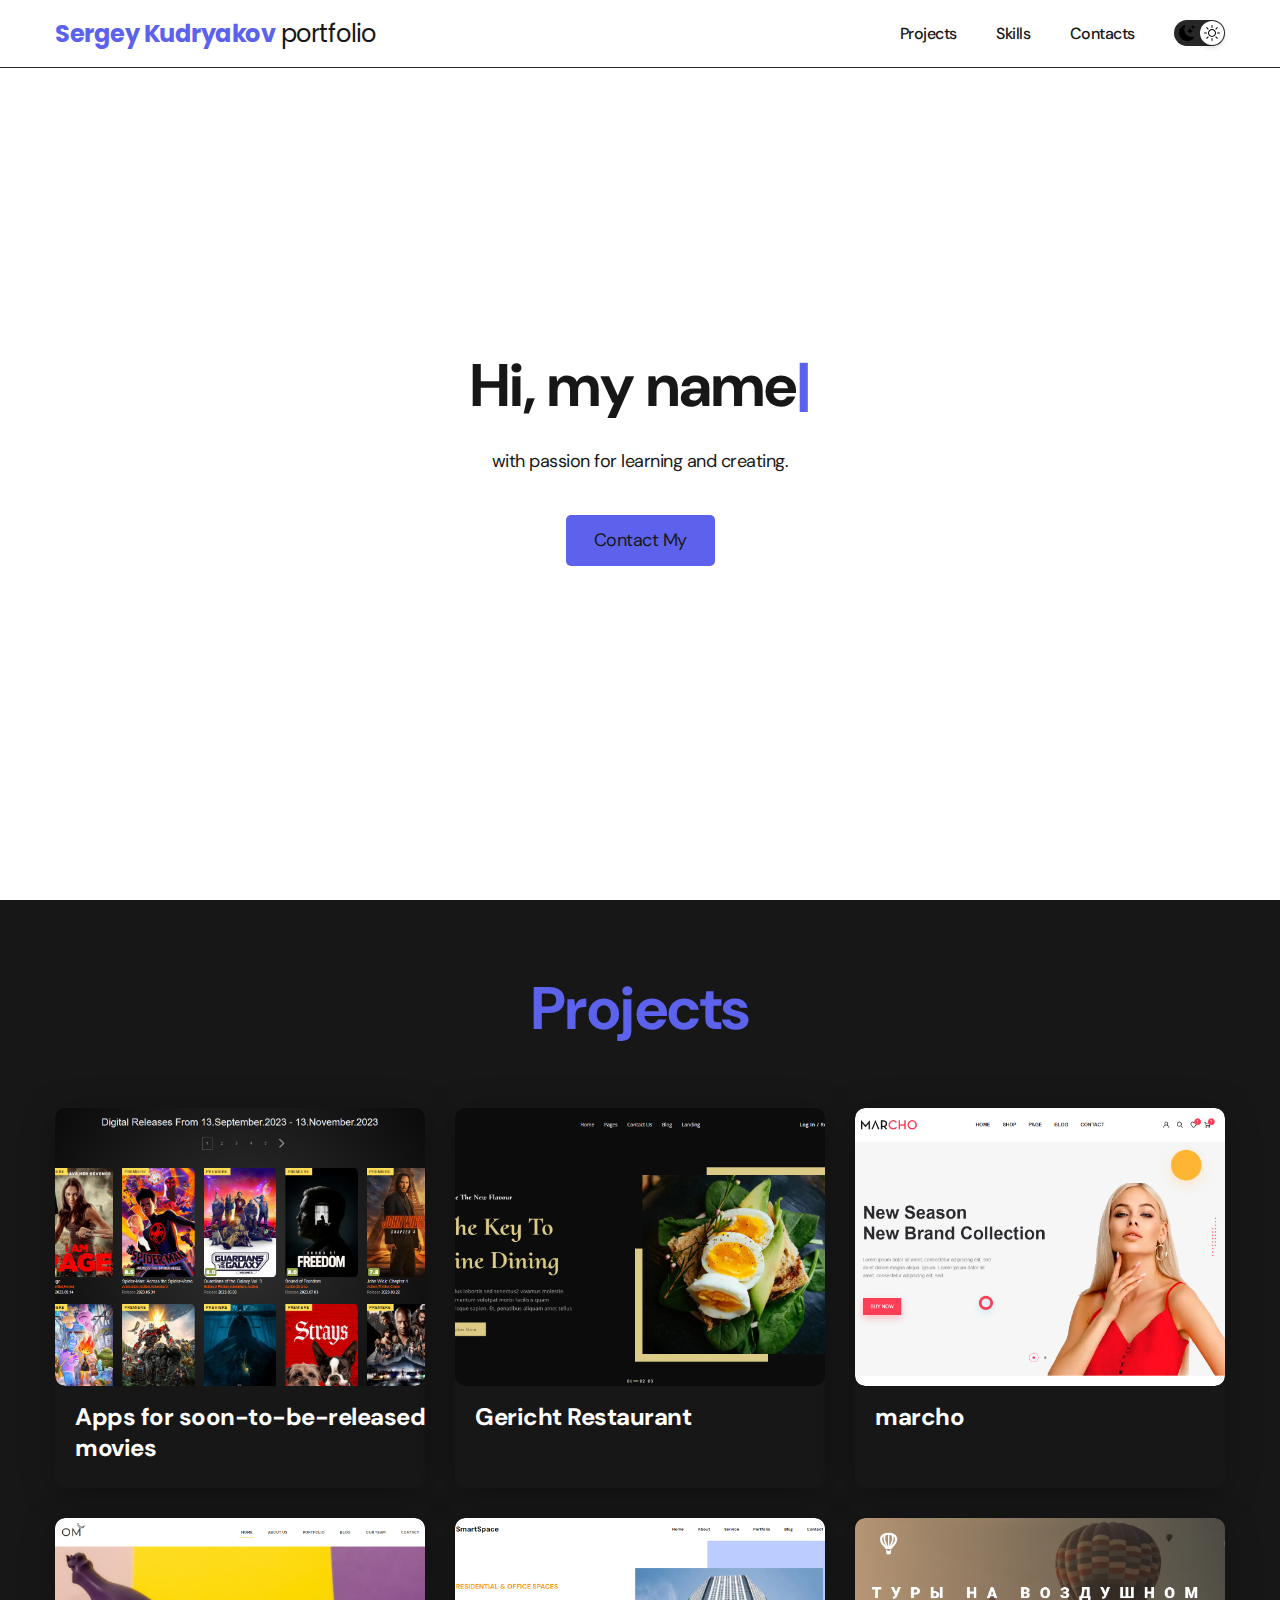
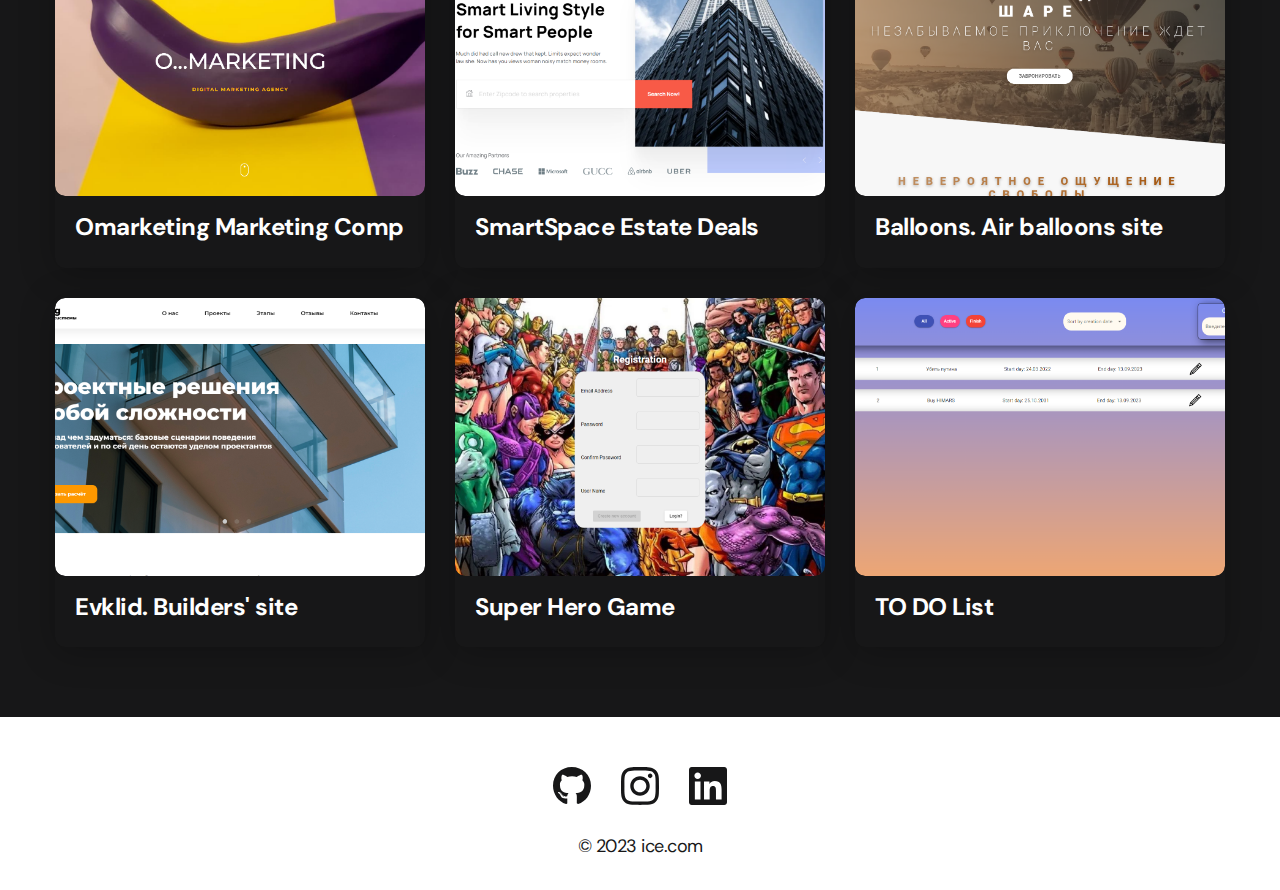
<file: index.html>
<!DOCTYPE html>
<html lang="en">

<head>
	<title>Main</title>
	<meta charset="UTF-8">
	<meta name="format-detection" content="telephone=no">
	<!-- <style>body{opacity: 0;}</style> -->
	<link rel="stylesheet" href="css/style.min.css?_v=20230913142125">
	<link rel="shortcut icon" href="favicon.ico">
	<!-- <meta name="robots" content="noindex, nofollow"> -->
	<meta name="viewport" content="width=device-width, initial-scale=1.0">
</head>

<body>
	<div class="wrapper">
		<header data-scroll="100" data-scroll-show class="header">

			<div class="header__container">

				<nav class="nav">

					<a href="index.html" class="nav__logo logo">
						<span>Sergey Kudryakov</span> portfolio
					</a>

					<menu class="menu" id="nav-menu">
						<ul class="menu__items">

							<li class="menu__item">
								<a href="projects.html" class="menu__link active-link">Projects</a>
							</li>

							<li class="menu__item">
								<a href="skills.html" class="menu__link">Skills</a>
							</li>

							<li class="menu__item">
								<a href="contacts.html" class="menu__link">Contacts</a>
							</li>

							<label class="toggle-switch">
								<input class="toggle-input" type="checkbox">
								<div class="toggle-switch-background">
									<svg class="moon" width="16" height="16" viewBox="0 0 16 16" fill="none" xmlns="http://www.w3.org/2000/svg">
										<path d="M6.00025 0.277333C6.09787 0.395951 6.15767 0.541116 6.17193 0.694073C6.18619 0.84703 6.15426 1.00075 6.08025 1.13537C5.50209 2.19689 5.20015 3.38676 5.20222 4.59551C5.20222 8.61668 8.48035 11.8728 12.5205 11.8728C13.0475 11.8728 13.5606 11.8178 14.0536 11.7128C14.2047 11.6801 14.3621 11.6926 14.5062 11.7488C14.6503 11.805 14.7746 11.9024 14.8636 12.0288C14.9576 12.1603 15.0055 12.3191 14.9999 12.4806C14.9943 12.6421 14.9355 12.7972 14.8326 12.9219C14.0483 13.8853 13.0588 14.6616 11.9363 15.1941C10.8139 15.7267 9.58672 16.002 8.34435 16C3.73416 16 0 12.2858 0 7.70964C0 4.2655 2.11409 1.31138 5.12421 0.0593244C5.27416 -0.00404638 5.44062 -0.0170529 5.59858 0.0222585C5.75655 0.06157 5.8975 0.151077 6.00025 0.277333Z" fill="black" />
										<path d="M10.7939 3.14746C10.8083 3.10415 10.8359 3.06646 10.8729 3.03975C10.9099 3.01304 10.9543 2.99866 10.9999 2.99866C11.0456 2.99866 11.09 3.01304 11.127 3.03975C11.164 3.06646 11.1916 3.10415 11.2059 3.14746L11.593 4.30951C11.766 4.82753 12.172 5.23355 12.69 5.40655L13.8521 5.79357C13.8954 5.80791 13.933 5.83553 13.9598 5.87252C13.9865 5.9095 14.0008 5.95396 14.0008 5.99958C14.0008 6.0452 13.9865 6.08966 13.9598 6.12664C13.933 6.16362 13.8954 6.19125 13.8521 6.20559L12.69 6.5926C12.4345 6.67772 12.2024 6.82118 12.012 7.01159C11.8215 7.20201 11.6781 7.43416 11.593 7.68965L11.2059 8.8517C11.1916 8.895 11.164 8.93269 11.127 8.9594C11.09 8.98611 11.0456 9.00049 10.9999 9.00049C10.9543 9.00049 10.9099 8.98611 10.8729 8.9594C10.8359 8.93269 10.8083 8.895 10.7939 8.8517L10.4069 7.68965C10.3218 7.43416 10.1783 7.20201 9.98792 7.01159C9.7975 6.82118 9.56535 6.67772 9.30987 6.5926L8.14782 6.20559C8.10451 6.19125 8.06682 6.16362 8.04011 6.12664C8.0134 6.08966 7.99902 6.0452 7.99902 5.99958C7.99902 5.95396 8.0134 5.9095 8.04011 5.87252C8.06682 5.83553 8.10451 5.80791 8.14782 5.79357L9.30987 5.40655C9.56535 5.32143 9.7975 5.17798 9.98792 4.98756C10.1783 4.79714 10.3218 4.56499 10.4069 4.30951L10.7939 3.14746ZM13.8631 0.0983307C13.8729 0.0698558 13.8914 0.0451644 13.916 0.0276893C13.9405 0.0102143 13.9699 0.000823975 14.0001 0.000823975C14.0302 0.000823975 14.0596 0.0102143 14.0841 0.0276893C14.1087 0.0451644 14.1272 0.0698558 14.1371 0.0983307L14.3951 0.872363C14.5101 1.21838 14.7811 1.48939 15.1271 1.60439L15.9011 1.8624C15.9296 1.87228 15.9543 1.89078 15.9718 1.91533C15.9893 1.93988 15.9986 1.96927 15.9986 1.99941C15.9986 2.02955 15.9893 2.05894 15.9718 2.08349C15.9543 2.10804 15.9296 2.12654 15.9011 2.13642L15.1271 2.39443C14.9566 2.45115 14.8016 2.54685 14.6746 2.67392C14.5475 2.80099 14.4518 2.95594 14.3951 3.12646L14.1371 3.90049C14.1272 3.92896 14.1087 3.95366 14.0841 3.97113C14.0596 3.98861 14.0302 3.998 14.0001 3.998C13.9699 3.998 13.9405 3.98861 13.916 3.97113C13.8914 3.95366 13.8729 3.92896 13.8631 3.90049L13.605 3.12646C13.5483 2.95594 13.4526 2.80099 13.3256 2.67392C13.1985 2.54685 13.0435 2.45115 12.873 2.39443L12.099 2.13642C12.0705 2.12654 12.0458 2.10804 12.0283 2.08349C12.0109 2.05894 12.0015 2.02955 12.0015 1.99941C12.0015 1.96927 12.0109 1.93988 12.0283 1.91533C12.0458 1.89078 12.0705 1.87228 12.099 1.8624L12.873 1.60439C13.219 1.48939 13.49 1.21838 13.605 0.872363L13.8631 0.0993307V0.0983307Z" fill="black" />
									</svg>
									<svg class="sun" width="16" height="16" viewBox="0 0 16 16" fill="none" xmlns="http://www.w3.org/2000/svg">
										<path d="M8 11C7.20435 11 6.44129 10.6839 5.87868 10.1213C5.31607 9.55871 5 8.79565 5 8C5 7.20435 5.31607 6.44129 5.87868 5.87868C6.44129 5.31607 7.20435 5 8 5C8.79565 5 9.55871 5.31607 10.1213 5.87868C10.6839 6.44129 11 7.20435 11 8C11 8.79565 10.6839 9.55871 10.1213 10.1213C9.55871 10.6839 8.79565 11 8 11ZM8 12C9.06087 12 10.0783 11.5786 10.8284 10.8284C11.5786 10.0783 12 9.06087 12 8C12 6.93913 11.5786 5.92172 10.8284 5.17157C10.0783 4.42143 9.06087 4 8 4C6.93913 4 5.92172 4.42143 5.17157 5.17157C4.42143 5.92172 4 6.93913 4 8C4 9.06087 4.42143 10.0783 5.17157 10.8284C5.92172 11.5786 6.93913 12 8 12ZM8 0C8.13261 0 8.25979 0.0526784 8.35355 0.146447C8.44732 0.240215 8.5 0.367392 8.5 0.5V2.5C8.5 2.63261 8.44732 2.75979 8.35355 2.85355C8.25979 2.94732 8.13261 3 8 3C7.86739 3 7.74021 2.94732 7.64645 2.85355C7.55268 2.75979 7.5 2.63261 7.5 2.5V0.5C7.5 0.367392 7.55268 0.240215 7.64645 0.146447C7.74021 0.0526784 7.86739 0 8 0V0ZM8 13C8.13261 13 8.25979 13.0527 8.35355 13.1464C8.44732 13.2402 8.5 13.3674 8.5 13.5V15.5C8.5 15.6326 8.44732 15.7598 8.35355 15.8536C8.25979 15.9473 8.13261 16 8 16C7.86739 16 7.74021 15.9473 7.64645 15.8536C7.55268 15.7598 7.5 15.6326 7.5 15.5V13.5C7.5 13.3674 7.55268 13.2402 7.64645 13.1464C7.74021 13.0527 7.86739 13 8 13ZM16 8C16 8.13261 15.9473 8.25979 15.8536 8.35355C15.7598 8.44732 15.6326 8.5 15.5 8.5H13.5C13.3674 8.5 13.2402 8.44732 13.1464 8.35355C13.0527 8.25979 13 8.13261 13 8C13 7.86739 13.0527 7.74021 13.1464 7.64645C13.2402 7.55268 13.3674 7.5 13.5 7.5H15.5C15.6326 7.5 15.7598 7.55268 15.8536 7.64645C15.9473 7.74021 16 7.86739 16 8ZM3 8C3 8.13261 2.94732 8.25979 2.85355 8.35355C2.75979 8.44732 2.63261 8.5 2.5 8.5H0.5C0.367392 8.5 0.240215 8.44732 0.146447 8.35355C0.0526784 8.25979 0 8.13261 0 8C0 7.86739 0.0526784 7.74021 0.146447 7.64645C0.240215 7.55268 0.367392 7.5 0.5 7.5H2.5C2.63261 7.5 2.75979 7.55268 2.85355 7.64645C2.94732 7.74021 3 7.86739 3 8ZM13.657 2.343C13.7507 2.43676 13.8034 2.56392 13.8034 2.6965C13.8034 2.82908 13.7507 2.95624 13.657 3.05L12.243 4.465C12.1965 4.51142 12.1413 4.54823 12.0806 4.57333C12.0199 4.59843 11.9548 4.61132 11.8891 4.61128C11.7565 4.61118 11.6293 4.55839 11.5355 4.4645C11.4891 4.41801 11.4523 4.36284 11.4272 4.30212C11.4021 4.24141 11.3892 4.17634 11.3892 4.11065C11.3893 3.97796 11.4421 3.85075 11.536 3.757L12.95 2.343C13.0438 2.24926 13.1709 2.19661 13.3035 2.19661C13.4361 2.19661 13.5632 2.24926 13.657 2.343ZM4.464 11.536C4.55774 11.6298 4.61039 11.7569 4.61039 11.8895C4.61039 12.0221 4.55774 12.1492 4.464 12.243L3.05 13.657C2.9557 13.7481 2.8294 13.7985 2.6983 13.7973C2.5672 13.7962 2.44179 13.7436 2.34909 13.6509C2.25639 13.5582 2.2038 13.4328 2.20266 13.3017C2.20152 13.1706 2.25192 13.0443 2.343 12.95L3.757 11.536C3.85076 11.4423 3.97792 11.3896 4.1105 11.3896C4.24308 11.3896 4.37024 11.4423 4.464 11.536ZM13.657 13.657C13.5632 13.7507 13.4361 13.8034 13.3035 13.8034C13.1709 13.8034 13.0438 13.7507 12.95 13.657L11.536 12.243C11.4449 12.1487 11.3945 12.0224 11.3957 11.8913C11.3968 11.7602 11.4494 11.6348 11.5421 11.5421C11.6348 11.4494 11.7602 11.3968 11.8913 11.3957C12.0224 11.3945 12.1487 11.4449 12.243 11.536L13.657 12.95C13.7507 13.0438 13.8034 13.1709 13.8034 13.3035C13.8034 13.4361 13.7507 13.5632 13.657 13.657ZM4.464 4.465C4.37024 4.55874 4.24308 4.61139 4.1105 4.61139C3.97792 4.61139 3.85076 4.55874 3.757 4.465L2.343 3.05C2.29524 3.00388 2.25715 2.9487 2.23095 2.8877C2.20474 2.8267 2.19095 2.76109 2.19037 2.6947C2.1898 2.62831 2.20245 2.56247 2.22759 2.50102C2.25273 2.43957 2.28986 2.38375 2.3368 2.3368C2.38375 2.28986 2.43957 2.25273 2.50102 2.22759C2.56247 2.20245 2.62831 2.1898 2.6947 2.19037C2.76109 2.19095 2.8267 2.20474 2.8877 2.23095C2.9487 2.25715 3.00388 2.29524 3.05 2.343L4.464 3.757C4.51056 3.80345 4.54751 3.85862 4.57271 3.91937C4.59792 3.98011 4.61089 4.04523 4.61089 4.111C4.61089 4.17677 4.59792 4.24189 4.57271 4.30263C4.54751 4.36338 4.51056 4.41855 4.464 4.465Z" fill="black" />
									</svg>
									<div class="toggle-switch-handle"></div>
								</div>
							</label>

						</ul>
					</menu>

					<button class="burger-menu" type="button" data-menu-icon>
						<span></span>
					</button>

				</nav>
			</div>
		</header>
		<main class="page">

			<section class="action" data-fullscreen>
				<div class="action__container">
					<picture><source data-srcset="img/icon/Abstract.webp" srcset="[data-uri]" type="image/webp"><img src="[data-uri]"  class="action__decor" src="[data-uri]" data-src="img/icon/Abstract.png" alt="decor"></picture>
					<div class="action__tex-block" style="max-width: 620px; min-height:390px">
						<h1 class="action__title">
							<i id="typed"></i>
						</h1>


						<p class="action__text">with passion for learning and creating.</p>
						<a class="action__button button button__primary" href="contacts.html" data-ripple>Contact My</a>
					</div>
				</div>
			</section>

			<section class="projects">
				<div class="projects__container">
					<h2 class="projects__title">
						Projects
					</h2>
					<div class="projects__projects-cards">

					</div>
				</div>
			</section>

		</main>
		<footer class="footer">
			<div class="footer__container">

				<ul class="footer__items">
					<li class="footer__item">
						<a class="footer__link" href="https://github.com/Sikey747">
							<svg width="38" height="38" viewBox="0 0 38 38" fill="none" xmlns="http://www.w3.org/2000/svg">
								<g id="gitHub">
									<path d="M12.7101 29.8331C12.7101 29.9863 12.5339 30.1089 12.3117 30.1089C12.0589 30.1319 11.8827 30.0093 11.8827 29.8331C11.8827 29.6798 12.0589 29.5573 12.281 29.5573C12.5109 29.5343 12.7101 29.6569 12.7101 29.8331ZM10.3274 29.4883C10.2738 29.6415 10.427 29.8177 10.6569 29.8637C10.856 29.9403 11.0859 29.8637 11.1319 29.7105C11.1778 29.5573 11.0323 29.3811 10.8024 29.3121C10.6032 29.2585 10.381 29.3351 10.3274 29.4883ZM13.7137 29.3581C13.4915 29.4117 13.3383 29.5573 13.3613 29.7335C13.3843 29.8867 13.5835 29.9863 13.8133 29.9327C14.0355 29.879 14.1887 29.7335 14.1657 29.5802C14.1427 29.4347 13.9359 29.3351 13.7137 29.3581ZM18.7548 0C8.12863 0 0 8.06734 0 18.6935C0 27.1899 5.34758 34.4605 12.9859 37.0194C13.9665 37.1956 14.3113 36.5903 14.3113 36.0923C14.3113 35.6173 14.2883 32.9972 14.2883 31.3883C14.2883 31.3883 8.9254 32.5375 7.79919 29.1052C7.79919 29.1052 6.92581 26.8758 5.66935 26.3012C5.66935 26.3012 3.91492 25.0984 5.79194 25.1214C5.79194 25.1214 7.6996 25.2746 8.74919 27.098C10.427 30.0552 13.2387 29.2048 14.3343 28.6992C14.5105 27.4734 15.0085 26.623 15.5601 26.1173C11.2774 25.6423 6.95645 25.0218 6.95645 17.6516C6.95645 15.5448 7.53871 14.4875 8.76452 13.1391C8.56532 12.6411 7.91411 10.5879 8.96371 7.9371C10.5649 7.43911 14.25 10.0056 14.25 10.0056C15.7823 9.57661 17.4294 9.35444 19.0613 9.35444C20.6931 9.35444 22.3403 9.57661 23.8726 10.0056C23.8726 10.0056 27.5577 7.43145 29.1589 7.9371C30.2085 10.5956 29.5573 12.6411 29.3581 13.1391C30.5839 14.4952 31.3347 15.5524 31.3347 17.6516C31.3347 25.0448 26.8222 25.6347 22.5395 26.1173C23.2444 26.7226 23.8419 27.8718 23.8419 29.6722C23.8419 32.254 23.819 35.4488 23.819 36.077C23.819 36.575 24.1714 37.1802 25.1444 37.004C32.8056 34.4605 38 27.1899 38 18.6935C38 8.06734 29.381 0 18.7548 0ZM7.44677 26.4238C7.34718 26.5004 7.37016 26.6766 7.5004 26.8222C7.62298 26.9448 7.79919 26.9984 7.89879 26.8988C7.99839 26.8222 7.9754 26.646 7.84516 26.5004C7.72258 26.3778 7.54637 26.3242 7.44677 26.4238ZM6.61936 25.8032C6.56573 25.9028 6.64234 26.0254 6.79556 26.102C6.91815 26.1786 7.07137 26.1556 7.125 26.0484C7.17863 25.9488 7.10202 25.8262 6.94879 25.7496C6.79556 25.7036 6.67298 25.7266 6.61936 25.8032ZM9.10161 28.5306C8.97903 28.6302 9.025 28.8601 9.20121 29.0056C9.37742 29.1819 9.5996 29.2048 9.69919 29.0823C9.79879 28.9827 9.75282 28.7528 9.5996 28.6073C9.43105 28.431 9.20121 28.4081 9.10161 28.5306ZM8.22823 27.4044C8.10565 27.4811 8.10565 27.6802 8.22823 27.8565C8.35081 28.0327 8.55766 28.1093 8.65726 28.0327C8.77984 27.9331 8.77984 27.7339 8.65726 27.5577C8.55 27.3815 8.35081 27.3048 8.22823 27.4044Z" fill="white" />
								</g>
							</svg>
						</a>
					</li>
					<li class="footer__item">
						<a class="footer__link" href="https://www.instagram.com/sikey747/">
							<svg width="38" height="38" viewBox="0 0 38 38" fill="none" xmlns="http://www.w3.org/2000/svg">
								<g id="instagram">
									<path d="M19.0042 9.25521C13.6126 9.25521 9.26369 13.6041 9.26369 18.9958C9.26369 24.3874 13.6126 28.7363 19.0042 28.7363C24.3959 28.7363 28.7448 24.3874 28.7448 18.9958C28.7448 13.6041 24.3959 9.25521 19.0042 9.25521ZM19.0042 25.3284C15.52 25.3284 12.6716 22.4885 12.6716 18.9958C12.6716 15.5031 15.5115 12.6631 19.0042 12.6631C22.4969 12.6631 25.3369 15.5031 25.3369 18.9958C25.3369 22.4885 22.4885 25.3284 19.0042 25.3284ZM31.4152 8.85678C31.4152 10.1199 30.3979 11.1287 29.1432 11.1287C27.8801 11.1287 26.8713 10.1114 26.8713 8.85678C26.8713 7.60212 27.8886 6.58483 29.1432 6.58483C30.3979 6.58483 31.4152 7.60212 31.4152 8.85678ZM37.8665 11.1626C37.7224 8.11924 37.0272 5.42342 34.7977 3.20234C32.5766 0.98126 29.8808 0.286113 26.8374 0.133519C23.7007 -0.0445064 14.2993 -0.0445064 11.1626 0.133519C8.12772 0.277635 5.4319 0.972783 3.20234 3.19387C0.972783 5.41495 0.286113 8.11076 0.133519 11.1542C-0.0445064 14.2908 -0.0445064 23.6922 0.133519 26.8289C0.277635 29.8723 0.972783 32.5681 3.20234 34.7892C5.4319 37.0103 8.11924 37.7054 11.1626 37.858C14.2993 38.036 23.7007 38.036 26.8374 37.858C29.8808 37.7139 32.5766 37.0187 34.7977 34.7892C37.0187 32.5681 37.7139 29.8723 37.8665 26.8289C38.0445 23.6922 38.0445 14.2993 37.8665 11.1626ZM33.8143 30.1944C33.153 31.856 31.873 33.1361 30.2029 33.8058C27.7021 34.7977 21.7679 34.5688 19.0042 34.5688C16.2406 34.5688 10.2979 34.7892 7.80558 33.8058C6.144 33.1446 4.86392 31.8645 4.1942 30.1944C3.20234 27.6936 3.43123 21.7594 3.43123 18.9958C3.43123 16.2321 3.21082 10.2895 4.1942 7.7971C4.85544 6.13553 6.13553 4.85544 7.80558 4.18572C10.3064 3.19386 16.2406 3.42275 19.0042 3.42275C21.7679 3.42275 27.7105 3.20234 30.2029 4.18572C31.8645 4.84696 33.1446 6.12705 33.8143 7.7971C34.8061 10.2979 34.5772 16.2321 34.5772 18.9958C34.5772 21.7594 34.8061 27.7021 33.8143 30.1944Z" fill="white" />
								</g>
							</svg>
						</a>
					</li>
					<li class="footer__item">
						<a class="footer__link" href="https://www.linkedin.com/in/%D1%81%D0%B5%D1%80%D0%B3%D0%B5%D0%B9-%D0%BA%D1%83%D0%B4%D1%80%D1%8F%D0%BA%D0%BE%D0%B2-3bb058147/">
							<svg width="38" height="38" viewBox="0 0 38 38" fill="none" xmlns="http://www.w3.org/2000/svg">
								<g id="linkedIn">
									<path d="M35.2857 0H2.7058C1.21295 0 0 1.22991 0 2.73973V35.2603C0 36.7701 1.21295 38 2.7058 38H35.2857C36.7786 38 38 36.7701 38 35.2603V2.73973C38 1.22991 36.7786 0 35.2857 0ZM11.4848 32.5714H5.85268V14.4366H11.4933V32.5714H11.4848ZM8.66875 11.9598C6.86205 11.9598 5.40312 10.4924 5.40312 8.6942C5.40312 6.89598 6.86205 5.42857 8.66875 5.42857C10.467 5.42857 11.9344 6.89598 11.9344 8.6942C11.9344 10.5009 10.4754 11.9598 8.66875 11.9598ZM32.5969 32.5714H26.9647V23.75C26.9647 21.6464 26.9223 18.9406 24.0384 18.9406C21.1036 18.9406 20.654 21.2308 20.654 23.5973V32.5714H15.0219V14.4366H20.425V16.9134H20.5013C21.2562 15.4884 23.0969 13.9871 25.8366 13.9871C31.5366 13.9871 32.5969 17.7446 32.5969 22.6304V32.5714Z" fill="white" />
								</g>
							</svg>
						</a>
					</li>
				</ul>
				<p class="footer__date">© 2023 ice.com</p>
			</div>
		</footer>

	</div>

	<div class="overlay-container">
		<div class="overlay-backdrop "></div>
	</div>
	<script src="js/app.min.js?_v=20230913142125"></script>
</body>

</html>
</file>
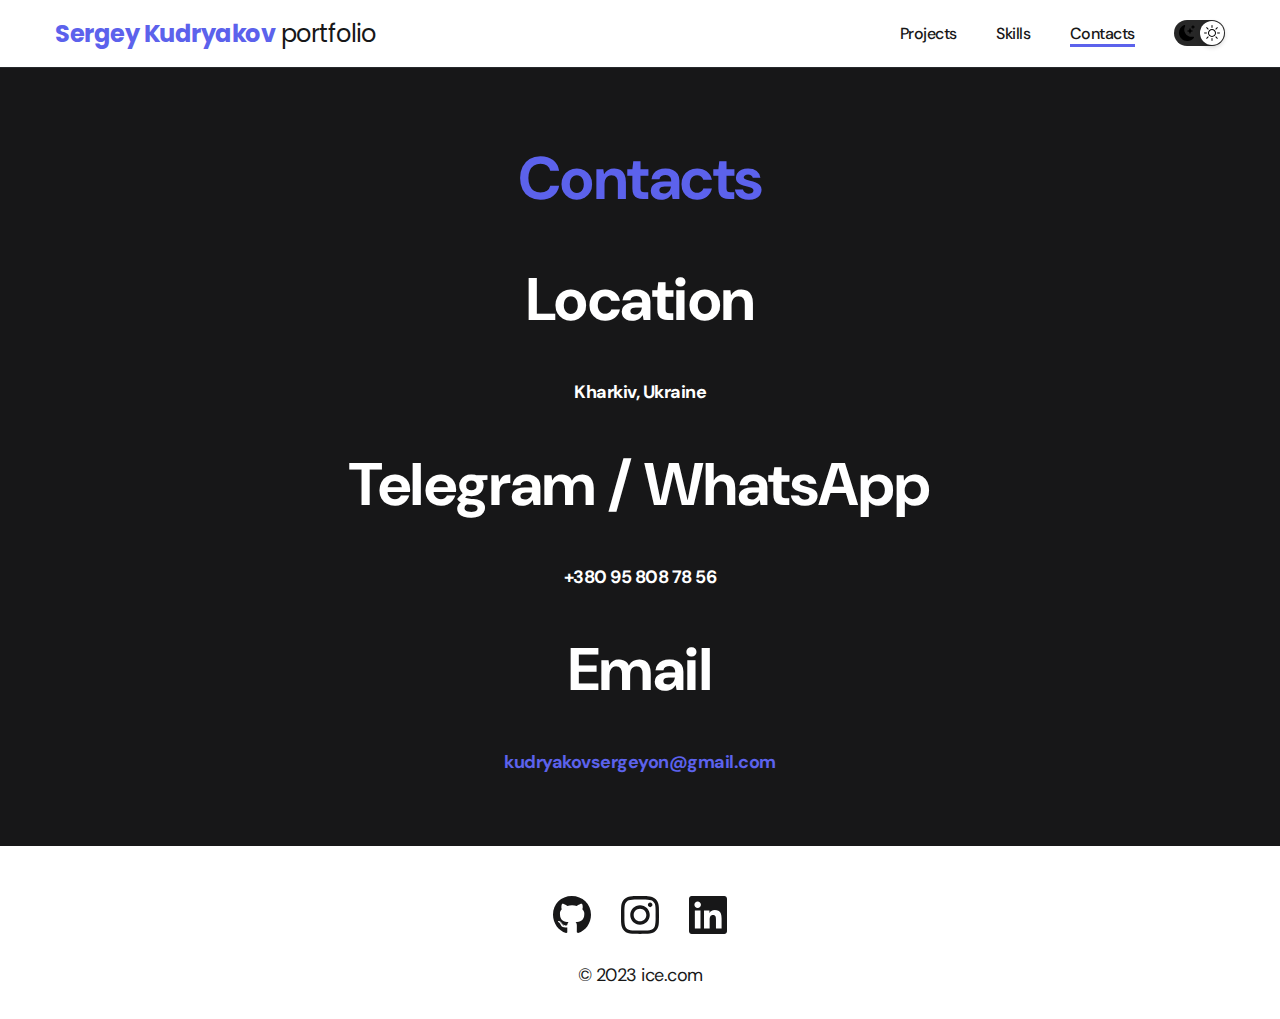
<file: contacts.html>
<!DOCTYPE html>
<html lang="en">

<head>
	<title>Contacts</title>
	<meta charset="UTF-8">
	<meta name="format-detection" content="telephone=no">
	<!-- <style>body{opacity: 0;}</style> -->
	<link rel="stylesheet" href="css/style.min.css?_v=20230913142125">
	<link rel="shortcut icon" href="favicon.ico">
	<!-- <meta name="robots" content="noindex, nofollow"> -->
	<meta name="viewport" content="width=device-width, initial-scale=1.0">
</head>

<body>
	<div class="wrapper">
		<header data-scroll="100" data-scroll-show class="header">

			<div class="header__container">

				<nav class="nav">

					<a href="index.html" class="nav__logo logo">
						<span>Sergey Kudryakov</span> portfolio
					</a>

					<menu class="menu" id="nav-menu">
						<ul class="menu__items">

							<li class="menu__item">
								<a href="projects.html" class="menu__link active-link">Projects</a>
							</li>

							<li class="menu__item">
								<a href="skills.html" class="menu__link">Skills</a>
							</li>

							<li class="menu__item">
								<a href="contacts.html" class="menu__link">Contacts</a>
							</li>

							<label class="toggle-switch">
								<input class="toggle-input" type="checkbox">
								<div class="toggle-switch-background">
									<svg class="moon" width="16" height="16" viewBox="0 0 16 16" fill="none" xmlns="http://www.w3.org/2000/svg">
										<path d="M6.00025 0.277333C6.09787 0.395951 6.15767 0.541116 6.17193 0.694073C6.18619 0.84703 6.15426 1.00075 6.08025 1.13537C5.50209 2.19689 5.20015 3.38676 5.20222 4.59551C5.20222 8.61668 8.48035 11.8728 12.5205 11.8728C13.0475 11.8728 13.5606 11.8178 14.0536 11.7128C14.2047 11.6801 14.3621 11.6926 14.5062 11.7488C14.6503 11.805 14.7746 11.9024 14.8636 12.0288C14.9576 12.1603 15.0055 12.3191 14.9999 12.4806C14.9943 12.6421 14.9355 12.7972 14.8326 12.9219C14.0483 13.8853 13.0588 14.6616 11.9363 15.1941C10.8139 15.7267 9.58672 16.002 8.34435 16C3.73416 16 0 12.2858 0 7.70964C0 4.2655 2.11409 1.31138 5.12421 0.0593244C5.27416 -0.00404638 5.44062 -0.0170529 5.59858 0.0222585C5.75655 0.06157 5.8975 0.151077 6.00025 0.277333Z" fill="black" />
										<path d="M10.7939 3.14746C10.8083 3.10415 10.8359 3.06646 10.8729 3.03975C10.9099 3.01304 10.9543 2.99866 10.9999 2.99866C11.0456 2.99866 11.09 3.01304 11.127 3.03975C11.164 3.06646 11.1916 3.10415 11.2059 3.14746L11.593 4.30951C11.766 4.82753 12.172 5.23355 12.69 5.40655L13.8521 5.79357C13.8954 5.80791 13.933 5.83553 13.9598 5.87252C13.9865 5.9095 14.0008 5.95396 14.0008 5.99958C14.0008 6.0452 13.9865 6.08966 13.9598 6.12664C13.933 6.16362 13.8954 6.19125 13.8521 6.20559L12.69 6.5926C12.4345 6.67772 12.2024 6.82118 12.012 7.01159C11.8215 7.20201 11.6781 7.43416 11.593 7.68965L11.2059 8.8517C11.1916 8.895 11.164 8.93269 11.127 8.9594C11.09 8.98611 11.0456 9.00049 10.9999 9.00049C10.9543 9.00049 10.9099 8.98611 10.8729 8.9594C10.8359 8.93269 10.8083 8.895 10.7939 8.8517L10.4069 7.68965C10.3218 7.43416 10.1783 7.20201 9.98792 7.01159C9.7975 6.82118 9.56535 6.67772 9.30987 6.5926L8.14782 6.20559C8.10451 6.19125 8.06682 6.16362 8.04011 6.12664C8.0134 6.08966 7.99902 6.0452 7.99902 5.99958C7.99902 5.95396 8.0134 5.9095 8.04011 5.87252C8.06682 5.83553 8.10451 5.80791 8.14782 5.79357L9.30987 5.40655C9.56535 5.32143 9.7975 5.17798 9.98792 4.98756C10.1783 4.79714 10.3218 4.56499 10.4069 4.30951L10.7939 3.14746ZM13.8631 0.0983307C13.8729 0.0698558 13.8914 0.0451644 13.916 0.0276893C13.9405 0.0102143 13.9699 0.000823975 14.0001 0.000823975C14.0302 0.000823975 14.0596 0.0102143 14.0841 0.0276893C14.1087 0.0451644 14.1272 0.0698558 14.1371 0.0983307L14.3951 0.872363C14.5101 1.21838 14.7811 1.48939 15.1271 1.60439L15.9011 1.8624C15.9296 1.87228 15.9543 1.89078 15.9718 1.91533C15.9893 1.93988 15.9986 1.96927 15.9986 1.99941C15.9986 2.02955 15.9893 2.05894 15.9718 2.08349C15.9543 2.10804 15.9296 2.12654 15.9011 2.13642L15.1271 2.39443C14.9566 2.45115 14.8016 2.54685 14.6746 2.67392C14.5475 2.80099 14.4518 2.95594 14.3951 3.12646L14.1371 3.90049C14.1272 3.92896 14.1087 3.95366 14.0841 3.97113C14.0596 3.98861 14.0302 3.998 14.0001 3.998C13.9699 3.998 13.9405 3.98861 13.916 3.97113C13.8914 3.95366 13.8729 3.92896 13.8631 3.90049L13.605 3.12646C13.5483 2.95594 13.4526 2.80099 13.3256 2.67392C13.1985 2.54685 13.0435 2.45115 12.873 2.39443L12.099 2.13642C12.0705 2.12654 12.0458 2.10804 12.0283 2.08349C12.0109 2.05894 12.0015 2.02955 12.0015 1.99941C12.0015 1.96927 12.0109 1.93988 12.0283 1.91533C12.0458 1.89078 12.0705 1.87228 12.099 1.8624L12.873 1.60439C13.219 1.48939 13.49 1.21838 13.605 0.872363L13.8631 0.0993307V0.0983307Z" fill="black" />
									</svg>
									<svg class="sun" width="16" height="16" viewBox="0 0 16 16" fill="none" xmlns="http://www.w3.org/2000/svg">
										<path d="M8 11C7.20435 11 6.44129 10.6839 5.87868 10.1213C5.31607 9.55871 5 8.79565 5 8C5 7.20435 5.31607 6.44129 5.87868 5.87868C6.44129 5.31607 7.20435 5 8 5C8.79565 5 9.55871 5.31607 10.1213 5.87868C10.6839 6.44129 11 7.20435 11 8C11 8.79565 10.6839 9.55871 10.1213 10.1213C9.55871 10.6839 8.79565 11 8 11ZM8 12C9.06087 12 10.0783 11.5786 10.8284 10.8284C11.5786 10.0783 12 9.06087 12 8C12 6.93913 11.5786 5.92172 10.8284 5.17157C10.0783 4.42143 9.06087 4 8 4C6.93913 4 5.92172 4.42143 5.17157 5.17157C4.42143 5.92172 4 6.93913 4 8C4 9.06087 4.42143 10.0783 5.17157 10.8284C5.92172 11.5786 6.93913 12 8 12ZM8 0C8.13261 0 8.25979 0.0526784 8.35355 0.146447C8.44732 0.240215 8.5 0.367392 8.5 0.5V2.5C8.5 2.63261 8.44732 2.75979 8.35355 2.85355C8.25979 2.94732 8.13261 3 8 3C7.86739 3 7.74021 2.94732 7.64645 2.85355C7.55268 2.75979 7.5 2.63261 7.5 2.5V0.5C7.5 0.367392 7.55268 0.240215 7.64645 0.146447C7.74021 0.0526784 7.86739 0 8 0V0ZM8 13C8.13261 13 8.25979 13.0527 8.35355 13.1464C8.44732 13.2402 8.5 13.3674 8.5 13.5V15.5C8.5 15.6326 8.44732 15.7598 8.35355 15.8536C8.25979 15.9473 8.13261 16 8 16C7.86739 16 7.74021 15.9473 7.64645 15.8536C7.55268 15.7598 7.5 15.6326 7.5 15.5V13.5C7.5 13.3674 7.55268 13.2402 7.64645 13.1464C7.74021 13.0527 7.86739 13 8 13ZM16 8C16 8.13261 15.9473 8.25979 15.8536 8.35355C15.7598 8.44732 15.6326 8.5 15.5 8.5H13.5C13.3674 8.5 13.2402 8.44732 13.1464 8.35355C13.0527 8.25979 13 8.13261 13 8C13 7.86739 13.0527 7.74021 13.1464 7.64645C13.2402 7.55268 13.3674 7.5 13.5 7.5H15.5C15.6326 7.5 15.7598 7.55268 15.8536 7.64645C15.9473 7.74021 16 7.86739 16 8ZM3 8C3 8.13261 2.94732 8.25979 2.85355 8.35355C2.75979 8.44732 2.63261 8.5 2.5 8.5H0.5C0.367392 8.5 0.240215 8.44732 0.146447 8.35355C0.0526784 8.25979 0 8.13261 0 8C0 7.86739 0.0526784 7.74021 0.146447 7.64645C0.240215 7.55268 0.367392 7.5 0.5 7.5H2.5C2.63261 7.5 2.75979 7.55268 2.85355 7.64645C2.94732 7.74021 3 7.86739 3 8ZM13.657 2.343C13.7507 2.43676 13.8034 2.56392 13.8034 2.6965C13.8034 2.82908 13.7507 2.95624 13.657 3.05L12.243 4.465C12.1965 4.51142 12.1413 4.54823 12.0806 4.57333C12.0199 4.59843 11.9548 4.61132 11.8891 4.61128C11.7565 4.61118 11.6293 4.55839 11.5355 4.4645C11.4891 4.41801 11.4523 4.36284 11.4272 4.30212C11.4021 4.24141 11.3892 4.17634 11.3892 4.11065C11.3893 3.97796 11.4421 3.85075 11.536 3.757L12.95 2.343C13.0438 2.24926 13.1709 2.19661 13.3035 2.19661C13.4361 2.19661 13.5632 2.24926 13.657 2.343ZM4.464 11.536C4.55774 11.6298 4.61039 11.7569 4.61039 11.8895C4.61039 12.0221 4.55774 12.1492 4.464 12.243L3.05 13.657C2.9557 13.7481 2.8294 13.7985 2.6983 13.7973C2.5672 13.7962 2.44179 13.7436 2.34909 13.6509C2.25639 13.5582 2.2038 13.4328 2.20266 13.3017C2.20152 13.1706 2.25192 13.0443 2.343 12.95L3.757 11.536C3.85076 11.4423 3.97792 11.3896 4.1105 11.3896C4.24308 11.3896 4.37024 11.4423 4.464 11.536ZM13.657 13.657C13.5632 13.7507 13.4361 13.8034 13.3035 13.8034C13.1709 13.8034 13.0438 13.7507 12.95 13.657L11.536 12.243C11.4449 12.1487 11.3945 12.0224 11.3957 11.8913C11.3968 11.7602 11.4494 11.6348 11.5421 11.5421C11.6348 11.4494 11.7602 11.3968 11.8913 11.3957C12.0224 11.3945 12.1487 11.4449 12.243 11.536L13.657 12.95C13.7507 13.0438 13.8034 13.1709 13.8034 13.3035C13.8034 13.4361 13.7507 13.5632 13.657 13.657ZM4.464 4.465C4.37024 4.55874 4.24308 4.61139 4.1105 4.61139C3.97792 4.61139 3.85076 4.55874 3.757 4.465L2.343 3.05C2.29524 3.00388 2.25715 2.9487 2.23095 2.8877C2.20474 2.8267 2.19095 2.76109 2.19037 2.6947C2.1898 2.62831 2.20245 2.56247 2.22759 2.50102C2.25273 2.43957 2.28986 2.38375 2.3368 2.3368C2.38375 2.28986 2.43957 2.25273 2.50102 2.22759C2.56247 2.20245 2.62831 2.1898 2.6947 2.19037C2.76109 2.19095 2.8267 2.20474 2.8877 2.23095C2.9487 2.25715 3.00388 2.29524 3.05 2.343L4.464 3.757C4.51056 3.80345 4.54751 3.85862 4.57271 3.91937C4.59792 3.98011 4.61089 4.04523 4.61089 4.111C4.61089 4.17677 4.59792 4.24189 4.57271 4.30263C4.54751 4.36338 4.51056 4.41855 4.464 4.465Z" fill="black" />
									</svg>
									<div class="toggle-switch-handle"></div>
								</div>
							</label>

						</ul>
					</menu>

					<button class="burger-menu" type="button" data-menu-icon>
						<span></span>
					</button>

				</nav>
			</div>
		</header>
		<main class="page">

			<section class="contacts">
				<div class="contacts__container">
					<h1 class="contacts__title">
						Contacts
					</h1>
					<h2 class="contacts__sub-title">
						Location
					</h2>
					<p class="contacts__text">
						Kharkiv, Ukraine
					</p>
					<h2 class="contacts__sub-title">
						Telegram / WhatsApp
					</h2>
					<a class="contacts__text" href="https://t.me/Sikey747">
						+380 95 808 78 56
					</a>
					<h2 class="contacts__sub-title">
						Email
					</h2>
					<a class="contacts__text contacts__link" href="mailto:kudryakovsergeyon@gmail.com">
						kudryakovsergeyon@gmail.com
					</a>
				</div>
			</section>

		</main>
		<footer class="footer">
			<div class="footer__container">

				<ul class="footer__items">
					<li class="footer__item">
						<a class="footer__link" href="https://github.com/Sikey747">
							<svg width="38" height="38" viewBox="0 0 38 38" fill="none" xmlns="http://www.w3.org/2000/svg">
								<g id="gitHub">
									<path d="M12.7101 29.8331C12.7101 29.9863 12.5339 30.1089 12.3117 30.1089C12.0589 30.1319 11.8827 30.0093 11.8827 29.8331C11.8827 29.6798 12.0589 29.5573 12.281 29.5573C12.5109 29.5343 12.7101 29.6569 12.7101 29.8331ZM10.3274 29.4883C10.2738 29.6415 10.427 29.8177 10.6569 29.8637C10.856 29.9403 11.0859 29.8637 11.1319 29.7105C11.1778 29.5573 11.0323 29.3811 10.8024 29.3121C10.6032 29.2585 10.381 29.3351 10.3274 29.4883ZM13.7137 29.3581C13.4915 29.4117 13.3383 29.5573 13.3613 29.7335C13.3843 29.8867 13.5835 29.9863 13.8133 29.9327C14.0355 29.879 14.1887 29.7335 14.1657 29.5802C14.1427 29.4347 13.9359 29.3351 13.7137 29.3581ZM18.7548 0C8.12863 0 0 8.06734 0 18.6935C0 27.1899 5.34758 34.4605 12.9859 37.0194C13.9665 37.1956 14.3113 36.5903 14.3113 36.0923C14.3113 35.6173 14.2883 32.9972 14.2883 31.3883C14.2883 31.3883 8.9254 32.5375 7.79919 29.1052C7.79919 29.1052 6.92581 26.8758 5.66935 26.3012C5.66935 26.3012 3.91492 25.0984 5.79194 25.1214C5.79194 25.1214 7.6996 25.2746 8.74919 27.098C10.427 30.0552 13.2387 29.2048 14.3343 28.6992C14.5105 27.4734 15.0085 26.623 15.5601 26.1173C11.2774 25.6423 6.95645 25.0218 6.95645 17.6516C6.95645 15.5448 7.53871 14.4875 8.76452 13.1391C8.56532 12.6411 7.91411 10.5879 8.96371 7.9371C10.5649 7.43911 14.25 10.0056 14.25 10.0056C15.7823 9.57661 17.4294 9.35444 19.0613 9.35444C20.6931 9.35444 22.3403 9.57661 23.8726 10.0056C23.8726 10.0056 27.5577 7.43145 29.1589 7.9371C30.2085 10.5956 29.5573 12.6411 29.3581 13.1391C30.5839 14.4952 31.3347 15.5524 31.3347 17.6516C31.3347 25.0448 26.8222 25.6347 22.5395 26.1173C23.2444 26.7226 23.8419 27.8718 23.8419 29.6722C23.8419 32.254 23.819 35.4488 23.819 36.077C23.819 36.575 24.1714 37.1802 25.1444 37.004C32.8056 34.4605 38 27.1899 38 18.6935C38 8.06734 29.381 0 18.7548 0ZM7.44677 26.4238C7.34718 26.5004 7.37016 26.6766 7.5004 26.8222C7.62298 26.9448 7.79919 26.9984 7.89879 26.8988C7.99839 26.8222 7.9754 26.646 7.84516 26.5004C7.72258 26.3778 7.54637 26.3242 7.44677 26.4238ZM6.61936 25.8032C6.56573 25.9028 6.64234 26.0254 6.79556 26.102C6.91815 26.1786 7.07137 26.1556 7.125 26.0484C7.17863 25.9488 7.10202 25.8262 6.94879 25.7496C6.79556 25.7036 6.67298 25.7266 6.61936 25.8032ZM9.10161 28.5306C8.97903 28.6302 9.025 28.8601 9.20121 29.0056C9.37742 29.1819 9.5996 29.2048 9.69919 29.0823C9.79879 28.9827 9.75282 28.7528 9.5996 28.6073C9.43105 28.431 9.20121 28.4081 9.10161 28.5306ZM8.22823 27.4044C8.10565 27.4811 8.10565 27.6802 8.22823 27.8565C8.35081 28.0327 8.55766 28.1093 8.65726 28.0327C8.77984 27.9331 8.77984 27.7339 8.65726 27.5577C8.55 27.3815 8.35081 27.3048 8.22823 27.4044Z" fill="white" />
								</g>
							</svg>
						</a>
					</li>
					<li class="footer__item">
						<a class="footer__link" href="https://www.instagram.com/sikey747/">
							<svg width="38" height="38" viewBox="0 0 38 38" fill="none" xmlns="http://www.w3.org/2000/svg">
								<g id="instagram">
									<path d="M19.0042 9.25521C13.6126 9.25521 9.26369 13.6041 9.26369 18.9958C9.26369 24.3874 13.6126 28.7363 19.0042 28.7363C24.3959 28.7363 28.7448 24.3874 28.7448 18.9958C28.7448 13.6041 24.3959 9.25521 19.0042 9.25521ZM19.0042 25.3284C15.52 25.3284 12.6716 22.4885 12.6716 18.9958C12.6716 15.5031 15.5115 12.6631 19.0042 12.6631C22.4969 12.6631 25.3369 15.5031 25.3369 18.9958C25.3369 22.4885 22.4885 25.3284 19.0042 25.3284ZM31.4152 8.85678C31.4152 10.1199 30.3979 11.1287 29.1432 11.1287C27.8801 11.1287 26.8713 10.1114 26.8713 8.85678C26.8713 7.60212 27.8886 6.58483 29.1432 6.58483C30.3979 6.58483 31.4152 7.60212 31.4152 8.85678ZM37.8665 11.1626C37.7224 8.11924 37.0272 5.42342 34.7977 3.20234C32.5766 0.98126 29.8808 0.286113 26.8374 0.133519C23.7007 -0.0445064 14.2993 -0.0445064 11.1626 0.133519C8.12772 0.277635 5.4319 0.972783 3.20234 3.19387C0.972783 5.41495 0.286113 8.11076 0.133519 11.1542C-0.0445064 14.2908 -0.0445064 23.6922 0.133519 26.8289C0.277635 29.8723 0.972783 32.5681 3.20234 34.7892C5.4319 37.0103 8.11924 37.7054 11.1626 37.858C14.2993 38.036 23.7007 38.036 26.8374 37.858C29.8808 37.7139 32.5766 37.0187 34.7977 34.7892C37.0187 32.5681 37.7139 29.8723 37.8665 26.8289C38.0445 23.6922 38.0445 14.2993 37.8665 11.1626ZM33.8143 30.1944C33.153 31.856 31.873 33.1361 30.2029 33.8058C27.7021 34.7977 21.7679 34.5688 19.0042 34.5688C16.2406 34.5688 10.2979 34.7892 7.80558 33.8058C6.144 33.1446 4.86392 31.8645 4.1942 30.1944C3.20234 27.6936 3.43123 21.7594 3.43123 18.9958C3.43123 16.2321 3.21082 10.2895 4.1942 7.7971C4.85544 6.13553 6.13553 4.85544 7.80558 4.18572C10.3064 3.19386 16.2406 3.42275 19.0042 3.42275C21.7679 3.42275 27.7105 3.20234 30.2029 4.18572C31.8645 4.84696 33.1446 6.12705 33.8143 7.7971C34.8061 10.2979 34.5772 16.2321 34.5772 18.9958C34.5772 21.7594 34.8061 27.7021 33.8143 30.1944Z" fill="white" />
								</g>
							</svg>
						</a>
					</li>
					<li class="footer__item">
						<a class="footer__link" href="https://www.linkedin.com/in/%D1%81%D0%B5%D1%80%D0%B3%D0%B5%D0%B9-%D0%BA%D1%83%D0%B4%D1%80%D1%8F%D0%BA%D0%BE%D0%B2-3bb058147/">
							<svg width="38" height="38" viewBox="0 0 38 38" fill="none" xmlns="http://www.w3.org/2000/svg">
								<g id="linkedIn">
									<path d="M35.2857 0H2.7058C1.21295 0 0 1.22991 0 2.73973V35.2603C0 36.7701 1.21295 38 2.7058 38H35.2857C36.7786 38 38 36.7701 38 35.2603V2.73973C38 1.22991 36.7786 0 35.2857 0ZM11.4848 32.5714H5.85268V14.4366H11.4933V32.5714H11.4848ZM8.66875 11.9598C6.86205 11.9598 5.40312 10.4924 5.40312 8.6942C5.40312 6.89598 6.86205 5.42857 8.66875 5.42857C10.467 5.42857 11.9344 6.89598 11.9344 8.6942C11.9344 10.5009 10.4754 11.9598 8.66875 11.9598ZM32.5969 32.5714H26.9647V23.75C26.9647 21.6464 26.9223 18.9406 24.0384 18.9406C21.1036 18.9406 20.654 21.2308 20.654 23.5973V32.5714H15.0219V14.4366H20.425V16.9134H20.5013C21.2562 15.4884 23.0969 13.9871 25.8366 13.9871C31.5366 13.9871 32.5969 17.7446 32.5969 22.6304V32.5714Z" fill="white" />
								</g>
							</svg>
						</a>
					</li>
				</ul>
				<p class="footer__date">© 2023 ice.com</p>
			</div>
		</footer>

	</div>

	<div class="overlay-container">
		<div class="overlay-backdrop "></div>
	</div>
	<script src="js/app.min.js?_v=20230913142125"></script>
</body>

</html>
</file>
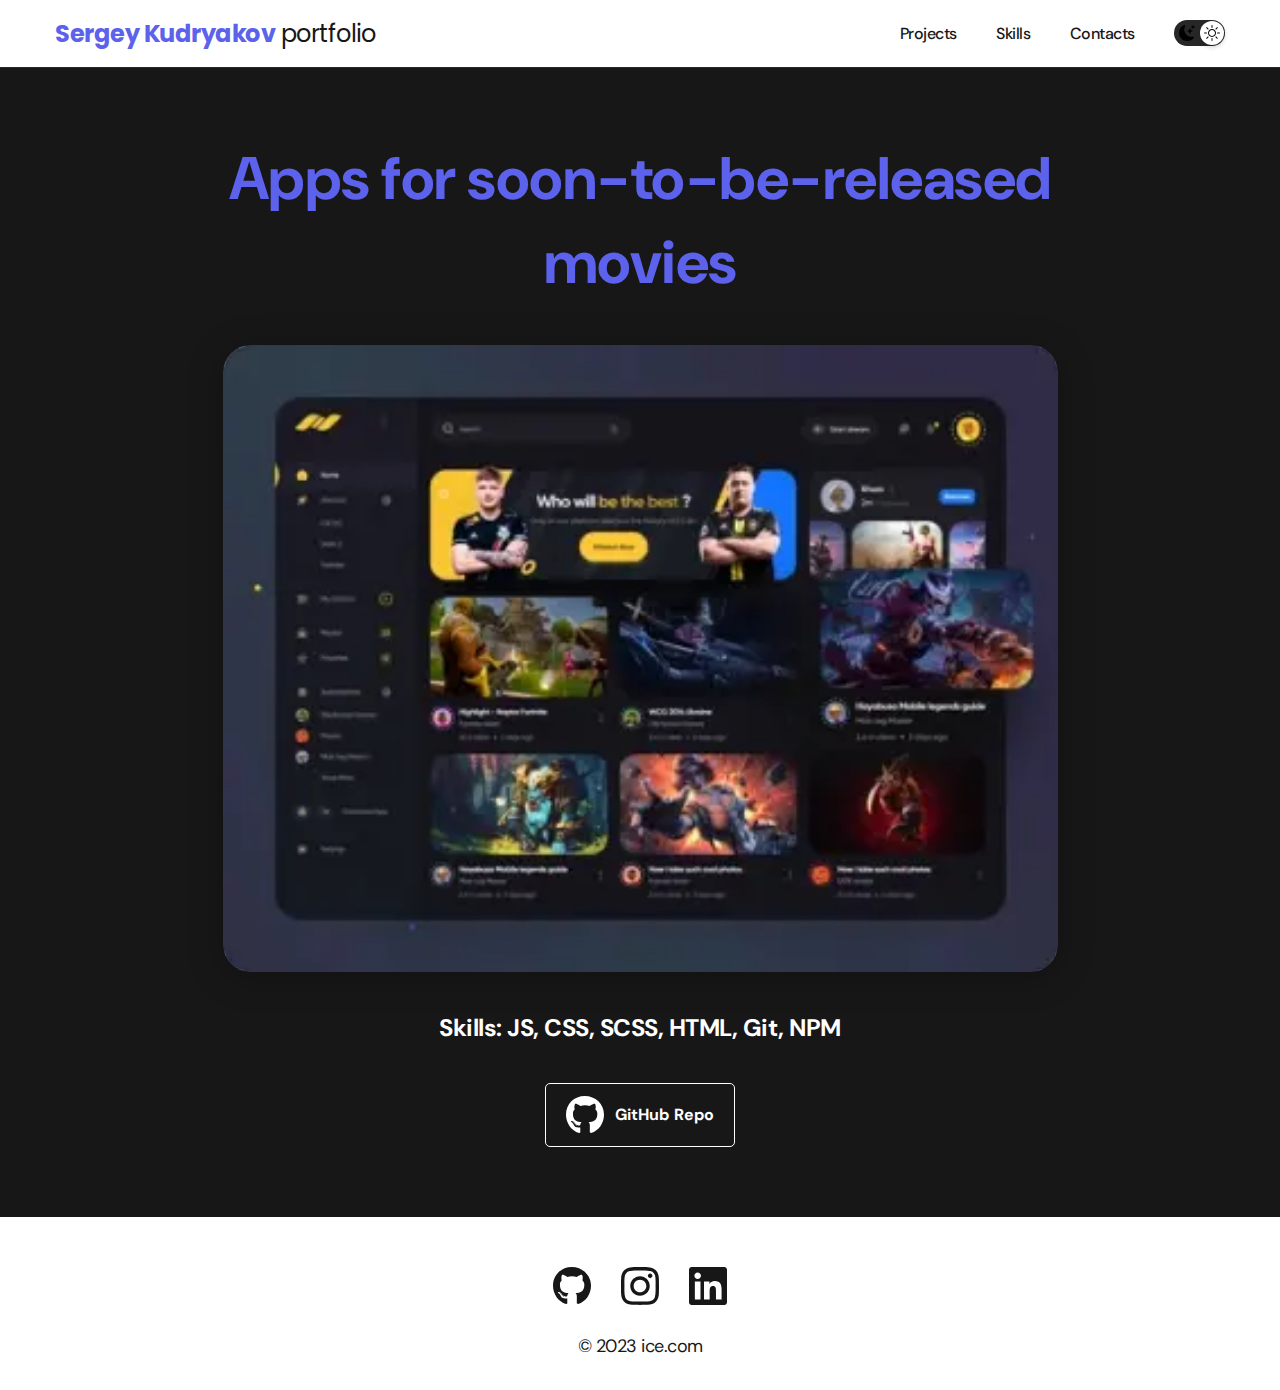
<file: project.html>
<!DOCTYPE html>
<html lang="en">

<head>
	<title>Projekt</title>
	<meta charset="UTF-8">
	<meta name="format-detection" content="telephone=no">
	<!-- <style>body{opacity: 0;}</style> -->
	<link rel="stylesheet" href="css/style.min.css?_v=20230913142125">
	<link rel="shortcut icon" href="favicon.ico">
	<!-- <meta name="robots" content="noindex, nofollow"> -->
	<meta name="viewport" content="width=device-width, initial-scale=1.0">
</head>

<body>
	<div class="wrapper">
		<header data-scroll="100" data-scroll-show class="header">

			<div class="header__container">

				<nav class="nav">

					<a href="index.html" class="nav__logo logo">
						<span>Sergey Kudryakov</span> portfolio
					</a>

					<menu class="menu" id="nav-menu">
						<ul class="menu__items">

							<li class="menu__item">
								<a href="projects.html" class="menu__link active-link">Projects</a>
							</li>

							<li class="menu__item">
								<a href="skills.html" class="menu__link">Skills</a>
							</li>

							<li class="menu__item">
								<a href="contacts.html" class="menu__link">Contacts</a>
							</li>

							<label class="toggle-switch">
								<input class="toggle-input" type="checkbox">
								<div class="toggle-switch-background">
									<svg class="moon" width="16" height="16" viewBox="0 0 16 16" fill="none" xmlns="http://www.w3.org/2000/svg">
										<path d="M6.00025 0.277333C6.09787 0.395951 6.15767 0.541116 6.17193 0.694073C6.18619 0.84703 6.15426 1.00075 6.08025 1.13537C5.50209 2.19689 5.20015 3.38676 5.20222 4.59551C5.20222 8.61668 8.48035 11.8728 12.5205 11.8728C13.0475 11.8728 13.5606 11.8178 14.0536 11.7128C14.2047 11.6801 14.3621 11.6926 14.5062 11.7488C14.6503 11.805 14.7746 11.9024 14.8636 12.0288C14.9576 12.1603 15.0055 12.3191 14.9999 12.4806C14.9943 12.6421 14.9355 12.7972 14.8326 12.9219C14.0483 13.8853 13.0588 14.6616 11.9363 15.1941C10.8139 15.7267 9.58672 16.002 8.34435 16C3.73416 16 0 12.2858 0 7.70964C0 4.2655 2.11409 1.31138 5.12421 0.0593244C5.27416 -0.00404638 5.44062 -0.0170529 5.59858 0.0222585C5.75655 0.06157 5.8975 0.151077 6.00025 0.277333Z" fill="black" />
										<path d="M10.7939 3.14746C10.8083 3.10415 10.8359 3.06646 10.8729 3.03975C10.9099 3.01304 10.9543 2.99866 10.9999 2.99866C11.0456 2.99866 11.09 3.01304 11.127 3.03975C11.164 3.06646 11.1916 3.10415 11.2059 3.14746L11.593 4.30951C11.766 4.82753 12.172 5.23355 12.69 5.40655L13.8521 5.79357C13.8954 5.80791 13.933 5.83553 13.9598 5.87252C13.9865 5.9095 14.0008 5.95396 14.0008 5.99958C14.0008 6.0452 13.9865 6.08966 13.9598 6.12664C13.933 6.16362 13.8954 6.19125 13.8521 6.20559L12.69 6.5926C12.4345 6.67772 12.2024 6.82118 12.012 7.01159C11.8215 7.20201 11.6781 7.43416 11.593 7.68965L11.2059 8.8517C11.1916 8.895 11.164 8.93269 11.127 8.9594C11.09 8.98611 11.0456 9.00049 10.9999 9.00049C10.9543 9.00049 10.9099 8.98611 10.8729 8.9594C10.8359 8.93269 10.8083 8.895 10.7939 8.8517L10.4069 7.68965C10.3218 7.43416 10.1783 7.20201 9.98792 7.01159C9.7975 6.82118 9.56535 6.67772 9.30987 6.5926L8.14782 6.20559C8.10451 6.19125 8.06682 6.16362 8.04011 6.12664C8.0134 6.08966 7.99902 6.0452 7.99902 5.99958C7.99902 5.95396 8.0134 5.9095 8.04011 5.87252C8.06682 5.83553 8.10451 5.80791 8.14782 5.79357L9.30987 5.40655C9.56535 5.32143 9.7975 5.17798 9.98792 4.98756C10.1783 4.79714 10.3218 4.56499 10.4069 4.30951L10.7939 3.14746ZM13.8631 0.0983307C13.8729 0.0698558 13.8914 0.0451644 13.916 0.0276893C13.9405 0.0102143 13.9699 0.000823975 14.0001 0.000823975C14.0302 0.000823975 14.0596 0.0102143 14.0841 0.0276893C14.1087 0.0451644 14.1272 0.0698558 14.1371 0.0983307L14.3951 0.872363C14.5101 1.21838 14.7811 1.48939 15.1271 1.60439L15.9011 1.8624C15.9296 1.87228 15.9543 1.89078 15.9718 1.91533C15.9893 1.93988 15.9986 1.96927 15.9986 1.99941C15.9986 2.02955 15.9893 2.05894 15.9718 2.08349C15.9543 2.10804 15.9296 2.12654 15.9011 2.13642L15.1271 2.39443C14.9566 2.45115 14.8016 2.54685 14.6746 2.67392C14.5475 2.80099 14.4518 2.95594 14.3951 3.12646L14.1371 3.90049C14.1272 3.92896 14.1087 3.95366 14.0841 3.97113C14.0596 3.98861 14.0302 3.998 14.0001 3.998C13.9699 3.998 13.9405 3.98861 13.916 3.97113C13.8914 3.95366 13.8729 3.92896 13.8631 3.90049L13.605 3.12646C13.5483 2.95594 13.4526 2.80099 13.3256 2.67392C13.1985 2.54685 13.0435 2.45115 12.873 2.39443L12.099 2.13642C12.0705 2.12654 12.0458 2.10804 12.0283 2.08349C12.0109 2.05894 12.0015 2.02955 12.0015 1.99941C12.0015 1.96927 12.0109 1.93988 12.0283 1.91533C12.0458 1.89078 12.0705 1.87228 12.099 1.8624L12.873 1.60439C13.219 1.48939 13.49 1.21838 13.605 0.872363L13.8631 0.0993307V0.0983307Z" fill="black" />
									</svg>
									<svg class="sun" width="16" height="16" viewBox="0 0 16 16" fill="none" xmlns="http://www.w3.org/2000/svg">
										<path d="M8 11C7.20435 11 6.44129 10.6839 5.87868 10.1213C5.31607 9.55871 5 8.79565 5 8C5 7.20435 5.31607 6.44129 5.87868 5.87868C6.44129 5.31607 7.20435 5 8 5C8.79565 5 9.55871 5.31607 10.1213 5.87868C10.6839 6.44129 11 7.20435 11 8C11 8.79565 10.6839 9.55871 10.1213 10.1213C9.55871 10.6839 8.79565 11 8 11ZM8 12C9.06087 12 10.0783 11.5786 10.8284 10.8284C11.5786 10.0783 12 9.06087 12 8C12 6.93913 11.5786 5.92172 10.8284 5.17157C10.0783 4.42143 9.06087 4 8 4C6.93913 4 5.92172 4.42143 5.17157 5.17157C4.42143 5.92172 4 6.93913 4 8C4 9.06087 4.42143 10.0783 5.17157 10.8284C5.92172 11.5786 6.93913 12 8 12ZM8 0C8.13261 0 8.25979 0.0526784 8.35355 0.146447C8.44732 0.240215 8.5 0.367392 8.5 0.5V2.5C8.5 2.63261 8.44732 2.75979 8.35355 2.85355C8.25979 2.94732 8.13261 3 8 3C7.86739 3 7.74021 2.94732 7.64645 2.85355C7.55268 2.75979 7.5 2.63261 7.5 2.5V0.5C7.5 0.367392 7.55268 0.240215 7.64645 0.146447C7.74021 0.0526784 7.86739 0 8 0V0ZM8 13C8.13261 13 8.25979 13.0527 8.35355 13.1464C8.44732 13.2402 8.5 13.3674 8.5 13.5V15.5C8.5 15.6326 8.44732 15.7598 8.35355 15.8536C8.25979 15.9473 8.13261 16 8 16C7.86739 16 7.74021 15.9473 7.64645 15.8536C7.55268 15.7598 7.5 15.6326 7.5 15.5V13.5C7.5 13.3674 7.55268 13.2402 7.64645 13.1464C7.74021 13.0527 7.86739 13 8 13ZM16 8C16 8.13261 15.9473 8.25979 15.8536 8.35355C15.7598 8.44732 15.6326 8.5 15.5 8.5H13.5C13.3674 8.5 13.2402 8.44732 13.1464 8.35355C13.0527 8.25979 13 8.13261 13 8C13 7.86739 13.0527 7.74021 13.1464 7.64645C13.2402 7.55268 13.3674 7.5 13.5 7.5H15.5C15.6326 7.5 15.7598 7.55268 15.8536 7.64645C15.9473 7.74021 16 7.86739 16 8ZM3 8C3 8.13261 2.94732 8.25979 2.85355 8.35355C2.75979 8.44732 2.63261 8.5 2.5 8.5H0.5C0.367392 8.5 0.240215 8.44732 0.146447 8.35355C0.0526784 8.25979 0 8.13261 0 8C0 7.86739 0.0526784 7.74021 0.146447 7.64645C0.240215 7.55268 0.367392 7.5 0.5 7.5H2.5C2.63261 7.5 2.75979 7.55268 2.85355 7.64645C2.94732 7.74021 3 7.86739 3 8ZM13.657 2.343C13.7507 2.43676 13.8034 2.56392 13.8034 2.6965C13.8034 2.82908 13.7507 2.95624 13.657 3.05L12.243 4.465C12.1965 4.51142 12.1413 4.54823 12.0806 4.57333C12.0199 4.59843 11.9548 4.61132 11.8891 4.61128C11.7565 4.61118 11.6293 4.55839 11.5355 4.4645C11.4891 4.41801 11.4523 4.36284 11.4272 4.30212C11.4021 4.24141 11.3892 4.17634 11.3892 4.11065C11.3893 3.97796 11.4421 3.85075 11.536 3.757L12.95 2.343C13.0438 2.24926 13.1709 2.19661 13.3035 2.19661C13.4361 2.19661 13.5632 2.24926 13.657 2.343ZM4.464 11.536C4.55774 11.6298 4.61039 11.7569 4.61039 11.8895C4.61039 12.0221 4.55774 12.1492 4.464 12.243L3.05 13.657C2.9557 13.7481 2.8294 13.7985 2.6983 13.7973C2.5672 13.7962 2.44179 13.7436 2.34909 13.6509C2.25639 13.5582 2.2038 13.4328 2.20266 13.3017C2.20152 13.1706 2.25192 13.0443 2.343 12.95L3.757 11.536C3.85076 11.4423 3.97792 11.3896 4.1105 11.3896C4.24308 11.3896 4.37024 11.4423 4.464 11.536ZM13.657 13.657C13.5632 13.7507 13.4361 13.8034 13.3035 13.8034C13.1709 13.8034 13.0438 13.7507 12.95 13.657L11.536 12.243C11.4449 12.1487 11.3945 12.0224 11.3957 11.8913C11.3968 11.7602 11.4494 11.6348 11.5421 11.5421C11.6348 11.4494 11.7602 11.3968 11.8913 11.3957C12.0224 11.3945 12.1487 11.4449 12.243 11.536L13.657 12.95C13.7507 13.0438 13.8034 13.1709 13.8034 13.3035C13.8034 13.4361 13.7507 13.5632 13.657 13.657ZM4.464 4.465C4.37024 4.55874 4.24308 4.61139 4.1105 4.61139C3.97792 4.61139 3.85076 4.55874 3.757 4.465L2.343 3.05C2.29524 3.00388 2.25715 2.9487 2.23095 2.8877C2.20474 2.8267 2.19095 2.76109 2.19037 2.6947C2.1898 2.62831 2.20245 2.56247 2.22759 2.50102C2.25273 2.43957 2.28986 2.38375 2.3368 2.3368C2.38375 2.28986 2.43957 2.25273 2.50102 2.22759C2.56247 2.20245 2.62831 2.1898 2.6947 2.19037C2.76109 2.19095 2.8267 2.20474 2.8877 2.23095C2.9487 2.25715 3.00388 2.29524 3.05 2.343L4.464 3.757C4.51056 3.80345 4.54751 3.85862 4.57271 3.91937C4.59792 3.98011 4.61089 4.04523 4.61089 4.111C4.61089 4.17677 4.59792 4.24189 4.57271 4.30263C4.54751 4.36338 4.51056 4.41855 4.464 4.465Z" fill="black" />
									</svg>
									<div class="toggle-switch-handle"></div>
								</div>
							</label>

						</ul>
					</menu>

					<button class="burger-menu" type="button" data-menu-icon>
						<span></span>
					</button>

				</nav>
			</div>
		</header>
		<main class="page">

			<section class="projekt-info">
				<div class="projekt-info__container">
					<h1 class="projekt-info__title">
						Apps for soon-to-be-released movies
					</h1>
					<div class="projekt-info__picture -ibg">
						<picture><source data-srcset="img/mocap/1.webp" srcset="[data-uri]" type="image/webp"><img src="[data-uri]"  src="[data-uri]" data-src="img/mocap/1.jpg" alt="projekt"></picture>
					</div>
					<h3 class="projekt-info__tag">
						Skills: JS, CSS, SCSS, HTML, Git, NPM
					</h3>
					<a class="projekt-info__button button button__secondary" href="#" data-ripple>
						<svg width="38" height="38" viewBox="0 0 38 38" fill="#000">
							<g>
								<path id="Vector" fill="#000" d="M12.7101 29.8331C12.7101 29.9863 12.5339 30.1089 12.3117 30.1089C12.0589 30.1319 11.8827 30.0093 11.8827 29.8331C11.8827 29.6798 12.0589 29.5573 12.281 29.5573C12.5109 29.5343 12.7101 29.6569 12.7101 29.8331ZM10.3274 29.4883C10.2738 29.6415 10.427 29.8177 10.6569 29.8637C10.856 29.9403 11.0859 29.8637 11.1319 29.7105C11.1778 29.5573 11.0323 29.3811 10.8024 29.3121C10.6032 29.2585 10.381 29.3351 10.3274 29.4883ZM13.7137 29.3581C13.4915 29.4117 13.3383 29.5573 13.3613 29.7335C13.3843 29.8867 13.5835 29.9863 13.8133 29.9327C14.0355 29.879 14.1887 29.7335 14.1657 29.5802C14.1427 29.4347 13.9359 29.3351 13.7137 29.3581ZM18.7548 0C8.12863 0 0 8.06734 0 18.6935C0 27.1899 5.34758 34.4605 12.9859 37.0194C13.9665 37.1956 14.3113 36.5903 14.3113 36.0923C14.3113 35.6173 14.2883 32.9972 14.2883 31.3883C14.2883 31.3883 8.9254 32.5375 7.79919 29.1052C7.79919 29.1052 6.92581 26.8758 5.66935 26.3012C5.66935 26.3012 3.91492 25.0984 5.79194 25.1214C5.79194 25.1214 7.6996 25.2746 8.74919 27.098C10.427 30.0552 13.2387 29.2048 14.3343 28.6992C14.5105 27.4734 15.0085 26.623 15.5601 26.1173C11.2774 25.6423 6.95645 25.0218 6.95645 17.6516C6.95645 15.5448 7.53871 14.4875 8.76452 13.1391C8.56532 12.6411 7.91411 10.5879 8.96371 7.9371C10.5649 7.43911 14.25 10.0056 14.25 10.0056C15.7823 9.57661 17.4294 9.35444 19.0613 9.35444C20.6931 9.35444 22.3403 9.57661 23.8726 10.0056C23.8726 10.0056 27.5577 7.43145 29.1589 7.9371C30.2085 10.5956 29.5573 12.6411 29.3581 13.1391C30.5839 14.4952 31.3347 15.5524 31.3347 17.6516C31.3347 25.0448 26.8222 25.6347 22.5395 26.1173C23.2444 26.7226 23.8419 27.8718 23.8419 29.6722C23.8419 32.254 23.819 35.4488 23.819 36.077C23.819 36.575 24.1714 37.1802 25.1444 37.004C32.8056 34.4605 38 27.1899 38 18.6935C38 8.06734 29.381 0 18.7548 0ZM7.44677 26.4238C7.34718 26.5004 7.37016 26.6766 7.5004 26.8222C7.62298 26.9448 7.79919 26.9984 7.89879 26.8988C7.99839 26.8222 7.9754 26.646 7.84516 26.5004C7.72258 26.3778 7.54637 26.3242 7.44677 26.4238ZM6.61936 25.8032C6.56573 25.9028 6.64234 26.0254 6.79556 26.102C6.91815 26.1786 7.07137 26.1556 7.125 26.0484C7.17863 25.9488 7.10202 25.8262 6.94879 25.7496C6.79556 25.7036 6.67298 25.7266 6.61936 25.8032ZM9.10161 28.5306C8.97903 28.6302 9.025 28.8601 9.20121 29.0056C9.37742 29.1819 9.5996 29.2048 9.69919 29.0823C9.79879 28.9827 9.75282 28.7528 9.5996 28.6073C9.43105 28.431 9.20121 28.4081 9.10161 28.5306ZM8.22823 27.4044C8.10565 27.4811 8.10565 27.6802 8.22823 27.8565C8.35081 28.0327 8.55766 28.1093 8.65726 28.0327C8.77984 27.9331 8.77984 27.7339 8.65726 27.5577C8.55 27.3815 8.35081 27.3048 8.22823 27.4044Z" fill="white" />
							</g>
						</svg>
						GitHub repo
					</a>
				</div>
			</section>

		</main>
		<footer class="footer">
			<div class="footer__container">

				<ul class="footer__items">
					<li class="footer__item">
						<a class="footer__link" href="https://github.com/Sikey747">
							<svg width="38" height="38" viewBox="0 0 38 38" fill="none" xmlns="http://www.w3.org/2000/svg">
								<g id="gitHub">
									<path d="M12.7101 29.8331C12.7101 29.9863 12.5339 30.1089 12.3117 30.1089C12.0589 30.1319 11.8827 30.0093 11.8827 29.8331C11.8827 29.6798 12.0589 29.5573 12.281 29.5573C12.5109 29.5343 12.7101 29.6569 12.7101 29.8331ZM10.3274 29.4883C10.2738 29.6415 10.427 29.8177 10.6569 29.8637C10.856 29.9403 11.0859 29.8637 11.1319 29.7105C11.1778 29.5573 11.0323 29.3811 10.8024 29.3121C10.6032 29.2585 10.381 29.3351 10.3274 29.4883ZM13.7137 29.3581C13.4915 29.4117 13.3383 29.5573 13.3613 29.7335C13.3843 29.8867 13.5835 29.9863 13.8133 29.9327C14.0355 29.879 14.1887 29.7335 14.1657 29.5802C14.1427 29.4347 13.9359 29.3351 13.7137 29.3581ZM18.7548 0C8.12863 0 0 8.06734 0 18.6935C0 27.1899 5.34758 34.4605 12.9859 37.0194C13.9665 37.1956 14.3113 36.5903 14.3113 36.0923C14.3113 35.6173 14.2883 32.9972 14.2883 31.3883C14.2883 31.3883 8.9254 32.5375 7.79919 29.1052C7.79919 29.1052 6.92581 26.8758 5.66935 26.3012C5.66935 26.3012 3.91492 25.0984 5.79194 25.1214C5.79194 25.1214 7.6996 25.2746 8.74919 27.098C10.427 30.0552 13.2387 29.2048 14.3343 28.6992C14.5105 27.4734 15.0085 26.623 15.5601 26.1173C11.2774 25.6423 6.95645 25.0218 6.95645 17.6516C6.95645 15.5448 7.53871 14.4875 8.76452 13.1391C8.56532 12.6411 7.91411 10.5879 8.96371 7.9371C10.5649 7.43911 14.25 10.0056 14.25 10.0056C15.7823 9.57661 17.4294 9.35444 19.0613 9.35444C20.6931 9.35444 22.3403 9.57661 23.8726 10.0056C23.8726 10.0056 27.5577 7.43145 29.1589 7.9371C30.2085 10.5956 29.5573 12.6411 29.3581 13.1391C30.5839 14.4952 31.3347 15.5524 31.3347 17.6516C31.3347 25.0448 26.8222 25.6347 22.5395 26.1173C23.2444 26.7226 23.8419 27.8718 23.8419 29.6722C23.8419 32.254 23.819 35.4488 23.819 36.077C23.819 36.575 24.1714 37.1802 25.1444 37.004C32.8056 34.4605 38 27.1899 38 18.6935C38 8.06734 29.381 0 18.7548 0ZM7.44677 26.4238C7.34718 26.5004 7.37016 26.6766 7.5004 26.8222C7.62298 26.9448 7.79919 26.9984 7.89879 26.8988C7.99839 26.8222 7.9754 26.646 7.84516 26.5004C7.72258 26.3778 7.54637 26.3242 7.44677 26.4238ZM6.61936 25.8032C6.56573 25.9028 6.64234 26.0254 6.79556 26.102C6.91815 26.1786 7.07137 26.1556 7.125 26.0484C7.17863 25.9488 7.10202 25.8262 6.94879 25.7496C6.79556 25.7036 6.67298 25.7266 6.61936 25.8032ZM9.10161 28.5306C8.97903 28.6302 9.025 28.8601 9.20121 29.0056C9.37742 29.1819 9.5996 29.2048 9.69919 29.0823C9.79879 28.9827 9.75282 28.7528 9.5996 28.6073C9.43105 28.431 9.20121 28.4081 9.10161 28.5306ZM8.22823 27.4044C8.10565 27.4811 8.10565 27.6802 8.22823 27.8565C8.35081 28.0327 8.55766 28.1093 8.65726 28.0327C8.77984 27.9331 8.77984 27.7339 8.65726 27.5577C8.55 27.3815 8.35081 27.3048 8.22823 27.4044Z" fill="white" />
								</g>
							</svg>
						</a>
					</li>
					<li class="footer__item">
						<a class="footer__link" href="https://www.instagram.com/sikey747/">
							<svg width="38" height="38" viewBox="0 0 38 38" fill="none" xmlns="http://www.w3.org/2000/svg">
								<g id="instagram">
									<path d="M19.0042 9.25521C13.6126 9.25521 9.26369 13.6041 9.26369 18.9958C9.26369 24.3874 13.6126 28.7363 19.0042 28.7363C24.3959 28.7363 28.7448 24.3874 28.7448 18.9958C28.7448 13.6041 24.3959 9.25521 19.0042 9.25521ZM19.0042 25.3284C15.52 25.3284 12.6716 22.4885 12.6716 18.9958C12.6716 15.5031 15.5115 12.6631 19.0042 12.6631C22.4969 12.6631 25.3369 15.5031 25.3369 18.9958C25.3369 22.4885 22.4885 25.3284 19.0042 25.3284ZM31.4152 8.85678C31.4152 10.1199 30.3979 11.1287 29.1432 11.1287C27.8801 11.1287 26.8713 10.1114 26.8713 8.85678C26.8713 7.60212 27.8886 6.58483 29.1432 6.58483C30.3979 6.58483 31.4152 7.60212 31.4152 8.85678ZM37.8665 11.1626C37.7224 8.11924 37.0272 5.42342 34.7977 3.20234C32.5766 0.98126 29.8808 0.286113 26.8374 0.133519C23.7007 -0.0445064 14.2993 -0.0445064 11.1626 0.133519C8.12772 0.277635 5.4319 0.972783 3.20234 3.19387C0.972783 5.41495 0.286113 8.11076 0.133519 11.1542C-0.0445064 14.2908 -0.0445064 23.6922 0.133519 26.8289C0.277635 29.8723 0.972783 32.5681 3.20234 34.7892C5.4319 37.0103 8.11924 37.7054 11.1626 37.858C14.2993 38.036 23.7007 38.036 26.8374 37.858C29.8808 37.7139 32.5766 37.0187 34.7977 34.7892C37.0187 32.5681 37.7139 29.8723 37.8665 26.8289C38.0445 23.6922 38.0445 14.2993 37.8665 11.1626ZM33.8143 30.1944C33.153 31.856 31.873 33.1361 30.2029 33.8058C27.7021 34.7977 21.7679 34.5688 19.0042 34.5688C16.2406 34.5688 10.2979 34.7892 7.80558 33.8058C6.144 33.1446 4.86392 31.8645 4.1942 30.1944C3.20234 27.6936 3.43123 21.7594 3.43123 18.9958C3.43123 16.2321 3.21082 10.2895 4.1942 7.7971C4.85544 6.13553 6.13553 4.85544 7.80558 4.18572C10.3064 3.19386 16.2406 3.42275 19.0042 3.42275C21.7679 3.42275 27.7105 3.20234 30.2029 4.18572C31.8645 4.84696 33.1446 6.12705 33.8143 7.7971C34.8061 10.2979 34.5772 16.2321 34.5772 18.9958C34.5772 21.7594 34.8061 27.7021 33.8143 30.1944Z" fill="white" />
								</g>
							</svg>
						</a>
					</li>
					<li class="footer__item">
						<a class="footer__link" href="https://www.linkedin.com/in/%D1%81%D0%B5%D1%80%D0%B3%D0%B5%D0%B9-%D0%BA%D1%83%D0%B4%D1%80%D1%8F%D0%BA%D0%BE%D0%B2-3bb058147/">
							<svg width="38" height="38" viewBox="0 0 38 38" fill="none" xmlns="http://www.w3.org/2000/svg">
								<g id="linkedIn">
									<path d="M35.2857 0H2.7058C1.21295 0 0 1.22991 0 2.73973V35.2603C0 36.7701 1.21295 38 2.7058 38H35.2857C36.7786 38 38 36.7701 38 35.2603V2.73973C38 1.22991 36.7786 0 35.2857 0ZM11.4848 32.5714H5.85268V14.4366H11.4933V32.5714H11.4848ZM8.66875 11.9598C6.86205 11.9598 5.40312 10.4924 5.40312 8.6942C5.40312 6.89598 6.86205 5.42857 8.66875 5.42857C10.467 5.42857 11.9344 6.89598 11.9344 8.6942C11.9344 10.5009 10.4754 11.9598 8.66875 11.9598ZM32.5969 32.5714H26.9647V23.75C26.9647 21.6464 26.9223 18.9406 24.0384 18.9406C21.1036 18.9406 20.654 21.2308 20.654 23.5973V32.5714H15.0219V14.4366H20.425V16.9134H20.5013C21.2562 15.4884 23.0969 13.9871 25.8366 13.9871C31.5366 13.9871 32.5969 17.7446 32.5969 22.6304V32.5714Z" fill="white" />
								</g>
							</svg>
						</a>
					</li>
				</ul>
				<p class="footer__date">© 2023 ice.com</p>
			</div>
		</footer>

	</div>

	<div class="overlay-container">
		<div class="overlay-backdrop "></div>
	</div>
	<script src="js/app.min.js?_v=20230913142125"></script>
</body>

</html>
</file>
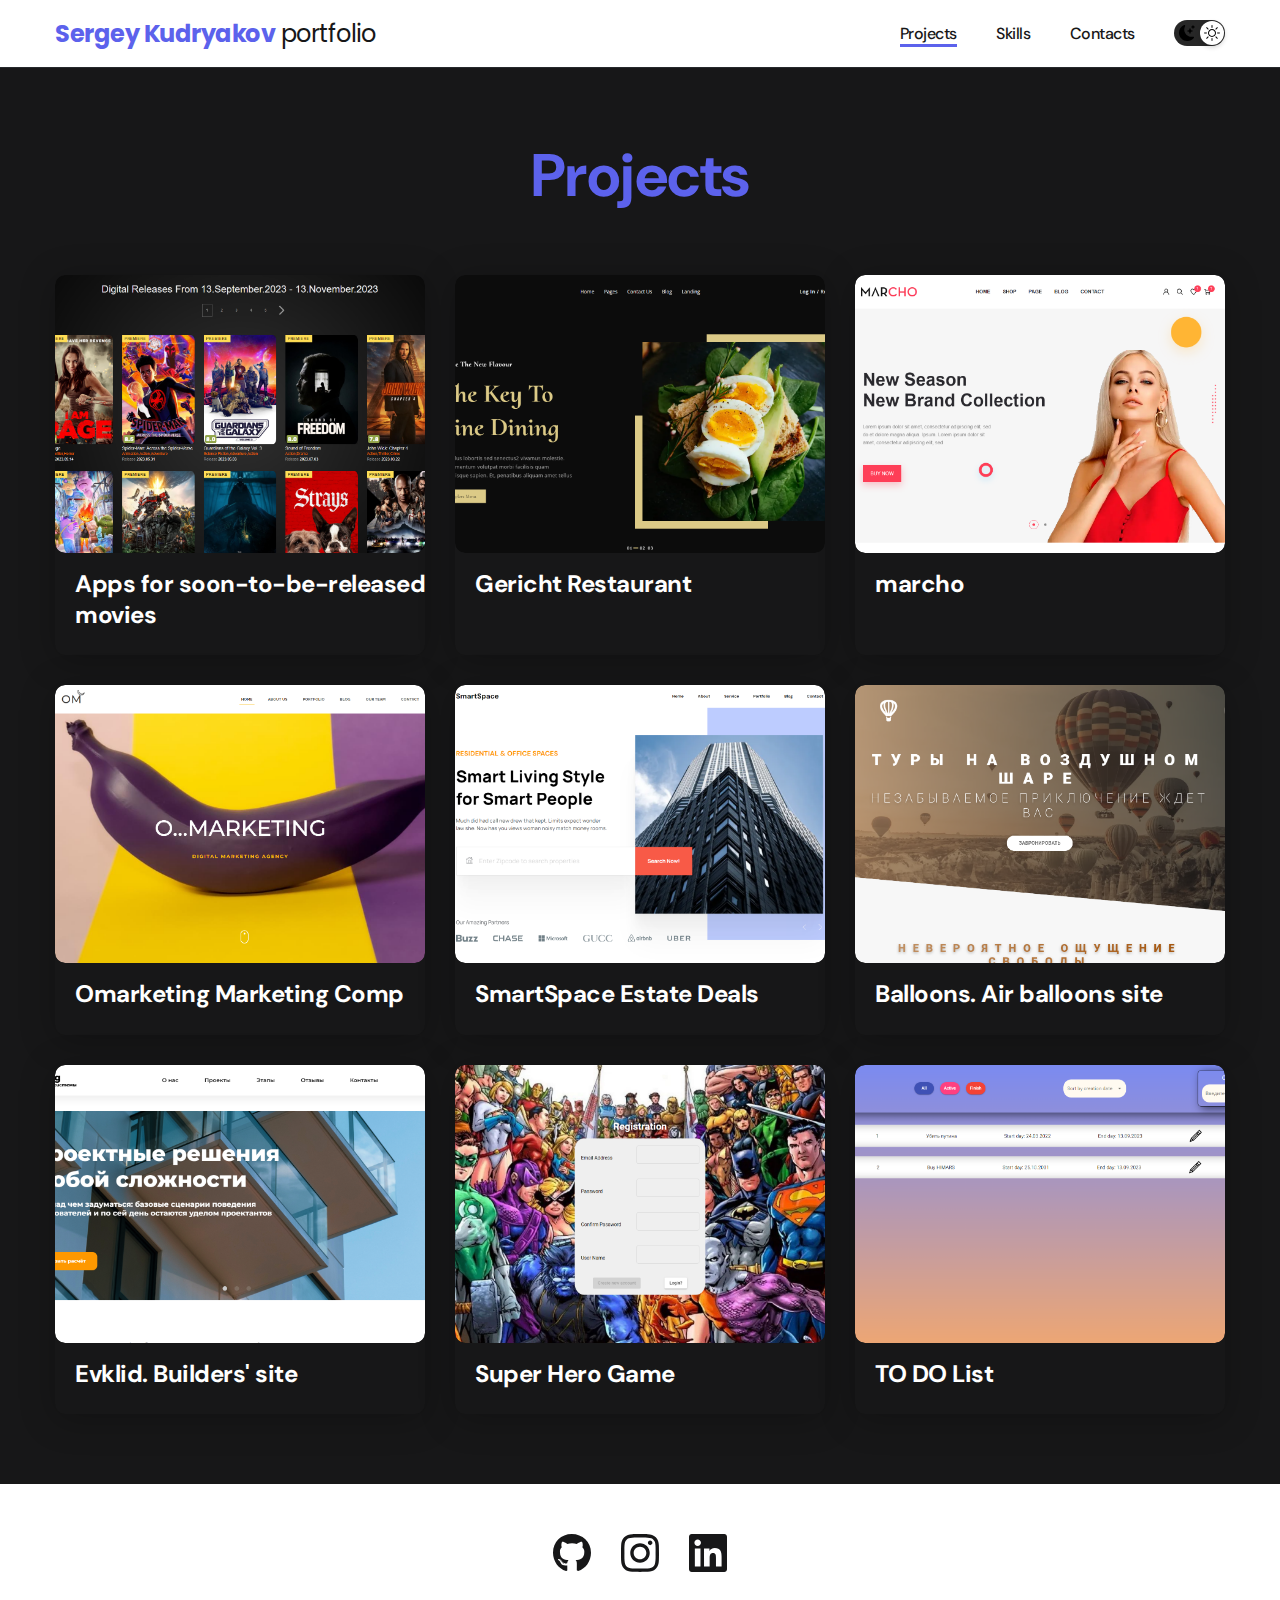
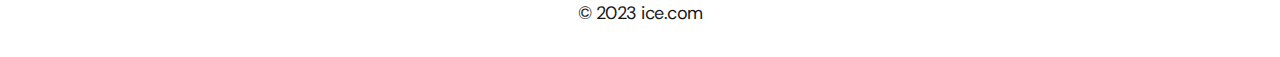
<file: projects.html>
<!DOCTYPE html>
<html lang="en">

<head>
	<title>Projekt</title>
	<meta charset="UTF-8">
	<meta name="format-detection" content="telephone=no">
	<!-- <style>body{opacity: 0;}</style> -->
	<link rel="stylesheet" href="css/style.min.css?_v=20230913142125">
	<link rel="shortcut icon" href="favicon.ico">
	<!-- <meta name="robots" content="noindex, nofollow"> -->
	<meta name="viewport" content="width=device-width, initial-scale=1.0">
</head>

<body>
	<div class="wrapper">
		<header data-scroll="100" data-scroll-show class="header">

			<div class="header__container">

				<nav class="nav">

					<a href="index.html" class="nav__logo logo">
						<span>Sergey Kudryakov</span> portfolio
					</a>

					<menu class="menu" id="nav-menu">
						<ul class="menu__items">

							<li class="menu__item">
								<a href="projects.html" class="menu__link active-link">Projects</a>
							</li>

							<li class="menu__item">
								<a href="skills.html" class="menu__link">Skills</a>
							</li>

							<li class="menu__item">
								<a href="contacts.html" class="menu__link">Contacts</a>
							</li>

							<label class="toggle-switch">
								<input class="toggle-input" type="checkbox">
								<div class="toggle-switch-background">
									<svg class="moon" width="16" height="16" viewBox="0 0 16 16" fill="none" xmlns="http://www.w3.org/2000/svg">
										<path d="M6.00025 0.277333C6.09787 0.395951 6.15767 0.541116 6.17193 0.694073C6.18619 0.84703 6.15426 1.00075 6.08025 1.13537C5.50209 2.19689 5.20015 3.38676 5.20222 4.59551C5.20222 8.61668 8.48035 11.8728 12.5205 11.8728C13.0475 11.8728 13.5606 11.8178 14.0536 11.7128C14.2047 11.6801 14.3621 11.6926 14.5062 11.7488C14.6503 11.805 14.7746 11.9024 14.8636 12.0288C14.9576 12.1603 15.0055 12.3191 14.9999 12.4806C14.9943 12.6421 14.9355 12.7972 14.8326 12.9219C14.0483 13.8853 13.0588 14.6616 11.9363 15.1941C10.8139 15.7267 9.58672 16.002 8.34435 16C3.73416 16 0 12.2858 0 7.70964C0 4.2655 2.11409 1.31138 5.12421 0.0593244C5.27416 -0.00404638 5.44062 -0.0170529 5.59858 0.0222585C5.75655 0.06157 5.8975 0.151077 6.00025 0.277333Z" fill="black" />
										<path d="M10.7939 3.14746C10.8083 3.10415 10.8359 3.06646 10.8729 3.03975C10.9099 3.01304 10.9543 2.99866 10.9999 2.99866C11.0456 2.99866 11.09 3.01304 11.127 3.03975C11.164 3.06646 11.1916 3.10415 11.2059 3.14746L11.593 4.30951C11.766 4.82753 12.172 5.23355 12.69 5.40655L13.8521 5.79357C13.8954 5.80791 13.933 5.83553 13.9598 5.87252C13.9865 5.9095 14.0008 5.95396 14.0008 5.99958C14.0008 6.0452 13.9865 6.08966 13.9598 6.12664C13.933 6.16362 13.8954 6.19125 13.8521 6.20559L12.69 6.5926C12.4345 6.67772 12.2024 6.82118 12.012 7.01159C11.8215 7.20201 11.6781 7.43416 11.593 7.68965L11.2059 8.8517C11.1916 8.895 11.164 8.93269 11.127 8.9594C11.09 8.98611 11.0456 9.00049 10.9999 9.00049C10.9543 9.00049 10.9099 8.98611 10.8729 8.9594C10.8359 8.93269 10.8083 8.895 10.7939 8.8517L10.4069 7.68965C10.3218 7.43416 10.1783 7.20201 9.98792 7.01159C9.7975 6.82118 9.56535 6.67772 9.30987 6.5926L8.14782 6.20559C8.10451 6.19125 8.06682 6.16362 8.04011 6.12664C8.0134 6.08966 7.99902 6.0452 7.99902 5.99958C7.99902 5.95396 8.0134 5.9095 8.04011 5.87252C8.06682 5.83553 8.10451 5.80791 8.14782 5.79357L9.30987 5.40655C9.56535 5.32143 9.7975 5.17798 9.98792 4.98756C10.1783 4.79714 10.3218 4.56499 10.4069 4.30951L10.7939 3.14746ZM13.8631 0.0983307C13.8729 0.0698558 13.8914 0.0451644 13.916 0.0276893C13.9405 0.0102143 13.9699 0.000823975 14.0001 0.000823975C14.0302 0.000823975 14.0596 0.0102143 14.0841 0.0276893C14.1087 0.0451644 14.1272 0.0698558 14.1371 0.0983307L14.3951 0.872363C14.5101 1.21838 14.7811 1.48939 15.1271 1.60439L15.9011 1.8624C15.9296 1.87228 15.9543 1.89078 15.9718 1.91533C15.9893 1.93988 15.9986 1.96927 15.9986 1.99941C15.9986 2.02955 15.9893 2.05894 15.9718 2.08349C15.9543 2.10804 15.9296 2.12654 15.9011 2.13642L15.1271 2.39443C14.9566 2.45115 14.8016 2.54685 14.6746 2.67392C14.5475 2.80099 14.4518 2.95594 14.3951 3.12646L14.1371 3.90049C14.1272 3.92896 14.1087 3.95366 14.0841 3.97113C14.0596 3.98861 14.0302 3.998 14.0001 3.998C13.9699 3.998 13.9405 3.98861 13.916 3.97113C13.8914 3.95366 13.8729 3.92896 13.8631 3.90049L13.605 3.12646C13.5483 2.95594 13.4526 2.80099 13.3256 2.67392C13.1985 2.54685 13.0435 2.45115 12.873 2.39443L12.099 2.13642C12.0705 2.12654 12.0458 2.10804 12.0283 2.08349C12.0109 2.05894 12.0015 2.02955 12.0015 1.99941C12.0015 1.96927 12.0109 1.93988 12.0283 1.91533C12.0458 1.89078 12.0705 1.87228 12.099 1.8624L12.873 1.60439C13.219 1.48939 13.49 1.21838 13.605 0.872363L13.8631 0.0993307V0.0983307Z" fill="black" />
									</svg>
									<svg class="sun" width="16" height="16" viewBox="0 0 16 16" fill="none" xmlns="http://www.w3.org/2000/svg">
										<path d="M8 11C7.20435 11 6.44129 10.6839 5.87868 10.1213C5.31607 9.55871 5 8.79565 5 8C5 7.20435 5.31607 6.44129 5.87868 5.87868C6.44129 5.31607 7.20435 5 8 5C8.79565 5 9.55871 5.31607 10.1213 5.87868C10.6839 6.44129 11 7.20435 11 8C11 8.79565 10.6839 9.55871 10.1213 10.1213C9.55871 10.6839 8.79565 11 8 11ZM8 12C9.06087 12 10.0783 11.5786 10.8284 10.8284C11.5786 10.0783 12 9.06087 12 8C12 6.93913 11.5786 5.92172 10.8284 5.17157C10.0783 4.42143 9.06087 4 8 4C6.93913 4 5.92172 4.42143 5.17157 5.17157C4.42143 5.92172 4 6.93913 4 8C4 9.06087 4.42143 10.0783 5.17157 10.8284C5.92172 11.5786 6.93913 12 8 12ZM8 0C8.13261 0 8.25979 0.0526784 8.35355 0.146447C8.44732 0.240215 8.5 0.367392 8.5 0.5V2.5C8.5 2.63261 8.44732 2.75979 8.35355 2.85355C8.25979 2.94732 8.13261 3 8 3C7.86739 3 7.74021 2.94732 7.64645 2.85355C7.55268 2.75979 7.5 2.63261 7.5 2.5V0.5C7.5 0.367392 7.55268 0.240215 7.64645 0.146447C7.74021 0.0526784 7.86739 0 8 0V0ZM8 13C8.13261 13 8.25979 13.0527 8.35355 13.1464C8.44732 13.2402 8.5 13.3674 8.5 13.5V15.5C8.5 15.6326 8.44732 15.7598 8.35355 15.8536C8.25979 15.9473 8.13261 16 8 16C7.86739 16 7.74021 15.9473 7.64645 15.8536C7.55268 15.7598 7.5 15.6326 7.5 15.5V13.5C7.5 13.3674 7.55268 13.2402 7.64645 13.1464C7.74021 13.0527 7.86739 13 8 13ZM16 8C16 8.13261 15.9473 8.25979 15.8536 8.35355C15.7598 8.44732 15.6326 8.5 15.5 8.5H13.5C13.3674 8.5 13.2402 8.44732 13.1464 8.35355C13.0527 8.25979 13 8.13261 13 8C13 7.86739 13.0527 7.74021 13.1464 7.64645C13.2402 7.55268 13.3674 7.5 13.5 7.5H15.5C15.6326 7.5 15.7598 7.55268 15.8536 7.64645C15.9473 7.74021 16 7.86739 16 8ZM3 8C3 8.13261 2.94732 8.25979 2.85355 8.35355C2.75979 8.44732 2.63261 8.5 2.5 8.5H0.5C0.367392 8.5 0.240215 8.44732 0.146447 8.35355C0.0526784 8.25979 0 8.13261 0 8C0 7.86739 0.0526784 7.74021 0.146447 7.64645C0.240215 7.55268 0.367392 7.5 0.5 7.5H2.5C2.63261 7.5 2.75979 7.55268 2.85355 7.64645C2.94732 7.74021 3 7.86739 3 8ZM13.657 2.343C13.7507 2.43676 13.8034 2.56392 13.8034 2.6965C13.8034 2.82908 13.7507 2.95624 13.657 3.05L12.243 4.465C12.1965 4.51142 12.1413 4.54823 12.0806 4.57333C12.0199 4.59843 11.9548 4.61132 11.8891 4.61128C11.7565 4.61118 11.6293 4.55839 11.5355 4.4645C11.4891 4.41801 11.4523 4.36284 11.4272 4.30212C11.4021 4.24141 11.3892 4.17634 11.3892 4.11065C11.3893 3.97796 11.4421 3.85075 11.536 3.757L12.95 2.343C13.0438 2.24926 13.1709 2.19661 13.3035 2.19661C13.4361 2.19661 13.5632 2.24926 13.657 2.343ZM4.464 11.536C4.55774 11.6298 4.61039 11.7569 4.61039 11.8895C4.61039 12.0221 4.55774 12.1492 4.464 12.243L3.05 13.657C2.9557 13.7481 2.8294 13.7985 2.6983 13.7973C2.5672 13.7962 2.44179 13.7436 2.34909 13.6509C2.25639 13.5582 2.2038 13.4328 2.20266 13.3017C2.20152 13.1706 2.25192 13.0443 2.343 12.95L3.757 11.536C3.85076 11.4423 3.97792 11.3896 4.1105 11.3896C4.24308 11.3896 4.37024 11.4423 4.464 11.536ZM13.657 13.657C13.5632 13.7507 13.4361 13.8034 13.3035 13.8034C13.1709 13.8034 13.0438 13.7507 12.95 13.657L11.536 12.243C11.4449 12.1487 11.3945 12.0224 11.3957 11.8913C11.3968 11.7602 11.4494 11.6348 11.5421 11.5421C11.6348 11.4494 11.7602 11.3968 11.8913 11.3957C12.0224 11.3945 12.1487 11.4449 12.243 11.536L13.657 12.95C13.7507 13.0438 13.8034 13.1709 13.8034 13.3035C13.8034 13.4361 13.7507 13.5632 13.657 13.657ZM4.464 4.465C4.37024 4.55874 4.24308 4.61139 4.1105 4.61139C3.97792 4.61139 3.85076 4.55874 3.757 4.465L2.343 3.05C2.29524 3.00388 2.25715 2.9487 2.23095 2.8877C2.20474 2.8267 2.19095 2.76109 2.19037 2.6947C2.1898 2.62831 2.20245 2.56247 2.22759 2.50102C2.25273 2.43957 2.28986 2.38375 2.3368 2.3368C2.38375 2.28986 2.43957 2.25273 2.50102 2.22759C2.56247 2.20245 2.62831 2.1898 2.6947 2.19037C2.76109 2.19095 2.8267 2.20474 2.8877 2.23095C2.9487 2.25715 3.00388 2.29524 3.05 2.343L4.464 3.757C4.51056 3.80345 4.54751 3.85862 4.57271 3.91937C4.59792 3.98011 4.61089 4.04523 4.61089 4.111C4.61089 4.17677 4.59792 4.24189 4.57271 4.30263C4.54751 4.36338 4.51056 4.41855 4.464 4.465Z" fill="black" />
									</svg>
									<div class="toggle-switch-handle"></div>
								</div>
							</label>

						</ul>
					</menu>

					<button class="burger-menu" type="button" data-menu-icon>
						<span></span>
					</button>

				</nav>
			</div>
		</header>
		<main class="page">

			<section class="projects">
				<div class="projects__container">
					<h2 class="projects__title">
						Projects
					</h2>
					<div class="projects__projects-cards">

					</div>
				</div>
			</section>

		</main>
		<footer class="footer">
			<div class="footer__container">

				<ul class="footer__items">
					<li class="footer__item">
						<a class="footer__link" href="https://github.com/Sikey747">
							<svg width="38" height="38" viewBox="0 0 38 38" fill="none" xmlns="http://www.w3.org/2000/svg">
								<g id="gitHub">
									<path d="M12.7101 29.8331C12.7101 29.9863 12.5339 30.1089 12.3117 30.1089C12.0589 30.1319 11.8827 30.0093 11.8827 29.8331C11.8827 29.6798 12.0589 29.5573 12.281 29.5573C12.5109 29.5343 12.7101 29.6569 12.7101 29.8331ZM10.3274 29.4883C10.2738 29.6415 10.427 29.8177 10.6569 29.8637C10.856 29.9403 11.0859 29.8637 11.1319 29.7105C11.1778 29.5573 11.0323 29.3811 10.8024 29.3121C10.6032 29.2585 10.381 29.3351 10.3274 29.4883ZM13.7137 29.3581C13.4915 29.4117 13.3383 29.5573 13.3613 29.7335C13.3843 29.8867 13.5835 29.9863 13.8133 29.9327C14.0355 29.879 14.1887 29.7335 14.1657 29.5802C14.1427 29.4347 13.9359 29.3351 13.7137 29.3581ZM18.7548 0C8.12863 0 0 8.06734 0 18.6935C0 27.1899 5.34758 34.4605 12.9859 37.0194C13.9665 37.1956 14.3113 36.5903 14.3113 36.0923C14.3113 35.6173 14.2883 32.9972 14.2883 31.3883C14.2883 31.3883 8.9254 32.5375 7.79919 29.1052C7.79919 29.1052 6.92581 26.8758 5.66935 26.3012C5.66935 26.3012 3.91492 25.0984 5.79194 25.1214C5.79194 25.1214 7.6996 25.2746 8.74919 27.098C10.427 30.0552 13.2387 29.2048 14.3343 28.6992C14.5105 27.4734 15.0085 26.623 15.5601 26.1173C11.2774 25.6423 6.95645 25.0218 6.95645 17.6516C6.95645 15.5448 7.53871 14.4875 8.76452 13.1391C8.56532 12.6411 7.91411 10.5879 8.96371 7.9371C10.5649 7.43911 14.25 10.0056 14.25 10.0056C15.7823 9.57661 17.4294 9.35444 19.0613 9.35444C20.6931 9.35444 22.3403 9.57661 23.8726 10.0056C23.8726 10.0056 27.5577 7.43145 29.1589 7.9371C30.2085 10.5956 29.5573 12.6411 29.3581 13.1391C30.5839 14.4952 31.3347 15.5524 31.3347 17.6516C31.3347 25.0448 26.8222 25.6347 22.5395 26.1173C23.2444 26.7226 23.8419 27.8718 23.8419 29.6722C23.8419 32.254 23.819 35.4488 23.819 36.077C23.819 36.575 24.1714 37.1802 25.1444 37.004C32.8056 34.4605 38 27.1899 38 18.6935C38 8.06734 29.381 0 18.7548 0ZM7.44677 26.4238C7.34718 26.5004 7.37016 26.6766 7.5004 26.8222C7.62298 26.9448 7.79919 26.9984 7.89879 26.8988C7.99839 26.8222 7.9754 26.646 7.84516 26.5004C7.72258 26.3778 7.54637 26.3242 7.44677 26.4238ZM6.61936 25.8032C6.56573 25.9028 6.64234 26.0254 6.79556 26.102C6.91815 26.1786 7.07137 26.1556 7.125 26.0484C7.17863 25.9488 7.10202 25.8262 6.94879 25.7496C6.79556 25.7036 6.67298 25.7266 6.61936 25.8032ZM9.10161 28.5306C8.97903 28.6302 9.025 28.8601 9.20121 29.0056C9.37742 29.1819 9.5996 29.2048 9.69919 29.0823C9.79879 28.9827 9.75282 28.7528 9.5996 28.6073C9.43105 28.431 9.20121 28.4081 9.10161 28.5306ZM8.22823 27.4044C8.10565 27.4811 8.10565 27.6802 8.22823 27.8565C8.35081 28.0327 8.55766 28.1093 8.65726 28.0327C8.77984 27.9331 8.77984 27.7339 8.65726 27.5577C8.55 27.3815 8.35081 27.3048 8.22823 27.4044Z" fill="white" />
								</g>
							</svg>
						</a>
					</li>
					<li class="footer__item">
						<a class="footer__link" href="https://www.instagram.com/sikey747/">
							<svg width="38" height="38" viewBox="0 0 38 38" fill="none" xmlns="http://www.w3.org/2000/svg">
								<g id="instagram">
									<path d="M19.0042 9.25521C13.6126 9.25521 9.26369 13.6041 9.26369 18.9958C9.26369 24.3874 13.6126 28.7363 19.0042 28.7363C24.3959 28.7363 28.7448 24.3874 28.7448 18.9958C28.7448 13.6041 24.3959 9.25521 19.0042 9.25521ZM19.0042 25.3284C15.52 25.3284 12.6716 22.4885 12.6716 18.9958C12.6716 15.5031 15.5115 12.6631 19.0042 12.6631C22.4969 12.6631 25.3369 15.5031 25.3369 18.9958C25.3369 22.4885 22.4885 25.3284 19.0042 25.3284ZM31.4152 8.85678C31.4152 10.1199 30.3979 11.1287 29.1432 11.1287C27.8801 11.1287 26.8713 10.1114 26.8713 8.85678C26.8713 7.60212 27.8886 6.58483 29.1432 6.58483C30.3979 6.58483 31.4152 7.60212 31.4152 8.85678ZM37.8665 11.1626C37.7224 8.11924 37.0272 5.42342 34.7977 3.20234C32.5766 0.98126 29.8808 0.286113 26.8374 0.133519C23.7007 -0.0445064 14.2993 -0.0445064 11.1626 0.133519C8.12772 0.277635 5.4319 0.972783 3.20234 3.19387C0.972783 5.41495 0.286113 8.11076 0.133519 11.1542C-0.0445064 14.2908 -0.0445064 23.6922 0.133519 26.8289C0.277635 29.8723 0.972783 32.5681 3.20234 34.7892C5.4319 37.0103 8.11924 37.7054 11.1626 37.858C14.2993 38.036 23.7007 38.036 26.8374 37.858C29.8808 37.7139 32.5766 37.0187 34.7977 34.7892C37.0187 32.5681 37.7139 29.8723 37.8665 26.8289C38.0445 23.6922 38.0445 14.2993 37.8665 11.1626ZM33.8143 30.1944C33.153 31.856 31.873 33.1361 30.2029 33.8058C27.7021 34.7977 21.7679 34.5688 19.0042 34.5688C16.2406 34.5688 10.2979 34.7892 7.80558 33.8058C6.144 33.1446 4.86392 31.8645 4.1942 30.1944C3.20234 27.6936 3.43123 21.7594 3.43123 18.9958C3.43123 16.2321 3.21082 10.2895 4.1942 7.7971C4.85544 6.13553 6.13553 4.85544 7.80558 4.18572C10.3064 3.19386 16.2406 3.42275 19.0042 3.42275C21.7679 3.42275 27.7105 3.20234 30.2029 4.18572C31.8645 4.84696 33.1446 6.12705 33.8143 7.7971C34.8061 10.2979 34.5772 16.2321 34.5772 18.9958C34.5772 21.7594 34.8061 27.7021 33.8143 30.1944Z" fill="white" />
								</g>
							</svg>
						</a>
					</li>
					<li class="footer__item">
						<a class="footer__link" href="https://www.linkedin.com/in/%D1%81%D0%B5%D1%80%D0%B3%D0%B5%D0%B9-%D0%BA%D1%83%D0%B4%D1%80%D1%8F%D0%BA%D0%BE%D0%B2-3bb058147/">
							<svg width="38" height="38" viewBox="0 0 38 38" fill="none" xmlns="http://www.w3.org/2000/svg">
								<g id="linkedIn">
									<path d="M35.2857 0H2.7058C1.21295 0 0 1.22991 0 2.73973V35.2603C0 36.7701 1.21295 38 2.7058 38H35.2857C36.7786 38 38 36.7701 38 35.2603V2.73973C38 1.22991 36.7786 0 35.2857 0ZM11.4848 32.5714H5.85268V14.4366H11.4933V32.5714H11.4848ZM8.66875 11.9598C6.86205 11.9598 5.40312 10.4924 5.40312 8.6942C5.40312 6.89598 6.86205 5.42857 8.66875 5.42857C10.467 5.42857 11.9344 6.89598 11.9344 8.6942C11.9344 10.5009 10.4754 11.9598 8.66875 11.9598ZM32.5969 32.5714H26.9647V23.75C26.9647 21.6464 26.9223 18.9406 24.0384 18.9406C21.1036 18.9406 20.654 21.2308 20.654 23.5973V32.5714H15.0219V14.4366H20.425V16.9134H20.5013C21.2562 15.4884 23.0969 13.9871 25.8366 13.9871C31.5366 13.9871 32.5969 17.7446 32.5969 22.6304V32.5714Z" fill="white" />
								</g>
							</svg>
						</a>
					</li>
				</ul>
				<p class="footer__date">© 2023 ice.com</p>
			</div>
		</footer>

	</div>

	<div class="overlay-container">
		<div class="overlay-backdrop "></div>
	</div>
	<script src="js/app.min.js?_v=20230913142125"></script>
</body>

</html>
</file>
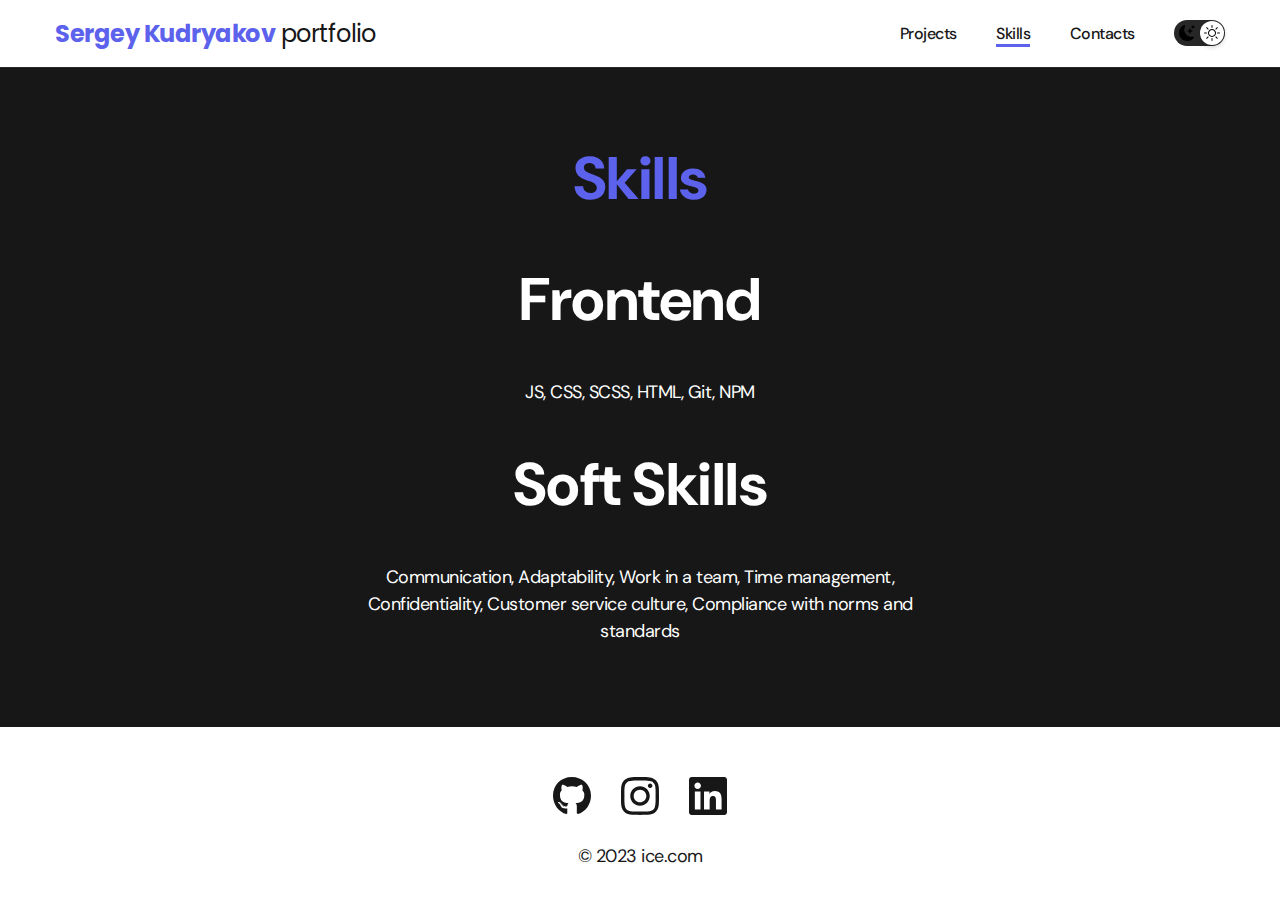
<file: skills.html>
<!DOCTYPE html>
<html lang="en">

<head>
	<title>Skills</title>
	<meta charset="UTF-8">
	<meta name="format-detection" content="telephone=no">
	<!-- <style>body{opacity: 0;}</style> -->
	<link rel="stylesheet" href="css/style.min.css?_v=20230913142125">
	<link rel="shortcut icon" href="favicon.ico">
	<!-- <meta name="robots" content="noindex, nofollow"> -->
	<meta name="viewport" content="width=device-width, initial-scale=1.0">
</head>

<body>
	<div class="wrapper">
		<header data-scroll="100" data-scroll-show class="header">

			<div class="header__container">

				<nav class="nav">

					<a href="index.html" class="nav__logo logo">
						<span>Sergey Kudryakov</span> portfolio
					</a>

					<menu class="menu" id="nav-menu">
						<ul class="menu__items">

							<li class="menu__item">
								<a href="projects.html" class="menu__link active-link">Projects</a>
							</li>

							<li class="menu__item">
								<a href="skills.html" class="menu__link">Skills</a>
							</li>

							<li class="menu__item">
								<a href="contacts.html" class="menu__link">Contacts</a>
							</li>

							<label class="toggle-switch">
								<input class="toggle-input" type="checkbox">
								<div class="toggle-switch-background">
									<svg class="moon" width="16" height="16" viewBox="0 0 16 16" fill="none" xmlns="http://www.w3.org/2000/svg">
										<path d="M6.00025 0.277333C6.09787 0.395951 6.15767 0.541116 6.17193 0.694073C6.18619 0.84703 6.15426 1.00075 6.08025 1.13537C5.50209 2.19689 5.20015 3.38676 5.20222 4.59551C5.20222 8.61668 8.48035 11.8728 12.5205 11.8728C13.0475 11.8728 13.5606 11.8178 14.0536 11.7128C14.2047 11.6801 14.3621 11.6926 14.5062 11.7488C14.6503 11.805 14.7746 11.9024 14.8636 12.0288C14.9576 12.1603 15.0055 12.3191 14.9999 12.4806C14.9943 12.6421 14.9355 12.7972 14.8326 12.9219C14.0483 13.8853 13.0588 14.6616 11.9363 15.1941C10.8139 15.7267 9.58672 16.002 8.34435 16C3.73416 16 0 12.2858 0 7.70964C0 4.2655 2.11409 1.31138 5.12421 0.0593244C5.27416 -0.00404638 5.44062 -0.0170529 5.59858 0.0222585C5.75655 0.06157 5.8975 0.151077 6.00025 0.277333Z" fill="black" />
										<path d="M10.7939 3.14746C10.8083 3.10415 10.8359 3.06646 10.8729 3.03975C10.9099 3.01304 10.9543 2.99866 10.9999 2.99866C11.0456 2.99866 11.09 3.01304 11.127 3.03975C11.164 3.06646 11.1916 3.10415 11.2059 3.14746L11.593 4.30951C11.766 4.82753 12.172 5.23355 12.69 5.40655L13.8521 5.79357C13.8954 5.80791 13.933 5.83553 13.9598 5.87252C13.9865 5.9095 14.0008 5.95396 14.0008 5.99958C14.0008 6.0452 13.9865 6.08966 13.9598 6.12664C13.933 6.16362 13.8954 6.19125 13.8521 6.20559L12.69 6.5926C12.4345 6.67772 12.2024 6.82118 12.012 7.01159C11.8215 7.20201 11.6781 7.43416 11.593 7.68965L11.2059 8.8517C11.1916 8.895 11.164 8.93269 11.127 8.9594C11.09 8.98611 11.0456 9.00049 10.9999 9.00049C10.9543 9.00049 10.9099 8.98611 10.8729 8.9594C10.8359 8.93269 10.8083 8.895 10.7939 8.8517L10.4069 7.68965C10.3218 7.43416 10.1783 7.20201 9.98792 7.01159C9.7975 6.82118 9.56535 6.67772 9.30987 6.5926L8.14782 6.20559C8.10451 6.19125 8.06682 6.16362 8.04011 6.12664C8.0134 6.08966 7.99902 6.0452 7.99902 5.99958C7.99902 5.95396 8.0134 5.9095 8.04011 5.87252C8.06682 5.83553 8.10451 5.80791 8.14782 5.79357L9.30987 5.40655C9.56535 5.32143 9.7975 5.17798 9.98792 4.98756C10.1783 4.79714 10.3218 4.56499 10.4069 4.30951L10.7939 3.14746ZM13.8631 0.0983307C13.8729 0.0698558 13.8914 0.0451644 13.916 0.0276893C13.9405 0.0102143 13.9699 0.000823975 14.0001 0.000823975C14.0302 0.000823975 14.0596 0.0102143 14.0841 0.0276893C14.1087 0.0451644 14.1272 0.0698558 14.1371 0.0983307L14.3951 0.872363C14.5101 1.21838 14.7811 1.48939 15.1271 1.60439L15.9011 1.8624C15.9296 1.87228 15.9543 1.89078 15.9718 1.91533C15.9893 1.93988 15.9986 1.96927 15.9986 1.99941C15.9986 2.02955 15.9893 2.05894 15.9718 2.08349C15.9543 2.10804 15.9296 2.12654 15.9011 2.13642L15.1271 2.39443C14.9566 2.45115 14.8016 2.54685 14.6746 2.67392C14.5475 2.80099 14.4518 2.95594 14.3951 3.12646L14.1371 3.90049C14.1272 3.92896 14.1087 3.95366 14.0841 3.97113C14.0596 3.98861 14.0302 3.998 14.0001 3.998C13.9699 3.998 13.9405 3.98861 13.916 3.97113C13.8914 3.95366 13.8729 3.92896 13.8631 3.90049L13.605 3.12646C13.5483 2.95594 13.4526 2.80099 13.3256 2.67392C13.1985 2.54685 13.0435 2.45115 12.873 2.39443L12.099 2.13642C12.0705 2.12654 12.0458 2.10804 12.0283 2.08349C12.0109 2.05894 12.0015 2.02955 12.0015 1.99941C12.0015 1.96927 12.0109 1.93988 12.0283 1.91533C12.0458 1.89078 12.0705 1.87228 12.099 1.8624L12.873 1.60439C13.219 1.48939 13.49 1.21838 13.605 0.872363L13.8631 0.0993307V0.0983307Z" fill="black" />
									</svg>
									<svg class="sun" width="16" height="16" viewBox="0 0 16 16" fill="none" xmlns="http://www.w3.org/2000/svg">
										<path d="M8 11C7.20435 11 6.44129 10.6839 5.87868 10.1213C5.31607 9.55871 5 8.79565 5 8C5 7.20435 5.31607 6.44129 5.87868 5.87868C6.44129 5.31607 7.20435 5 8 5C8.79565 5 9.55871 5.31607 10.1213 5.87868C10.6839 6.44129 11 7.20435 11 8C11 8.79565 10.6839 9.55871 10.1213 10.1213C9.55871 10.6839 8.79565 11 8 11ZM8 12C9.06087 12 10.0783 11.5786 10.8284 10.8284C11.5786 10.0783 12 9.06087 12 8C12 6.93913 11.5786 5.92172 10.8284 5.17157C10.0783 4.42143 9.06087 4 8 4C6.93913 4 5.92172 4.42143 5.17157 5.17157C4.42143 5.92172 4 6.93913 4 8C4 9.06087 4.42143 10.0783 5.17157 10.8284C5.92172 11.5786 6.93913 12 8 12ZM8 0C8.13261 0 8.25979 0.0526784 8.35355 0.146447C8.44732 0.240215 8.5 0.367392 8.5 0.5V2.5C8.5 2.63261 8.44732 2.75979 8.35355 2.85355C8.25979 2.94732 8.13261 3 8 3C7.86739 3 7.74021 2.94732 7.64645 2.85355C7.55268 2.75979 7.5 2.63261 7.5 2.5V0.5C7.5 0.367392 7.55268 0.240215 7.64645 0.146447C7.74021 0.0526784 7.86739 0 8 0V0ZM8 13C8.13261 13 8.25979 13.0527 8.35355 13.1464C8.44732 13.2402 8.5 13.3674 8.5 13.5V15.5C8.5 15.6326 8.44732 15.7598 8.35355 15.8536C8.25979 15.9473 8.13261 16 8 16C7.86739 16 7.74021 15.9473 7.64645 15.8536C7.55268 15.7598 7.5 15.6326 7.5 15.5V13.5C7.5 13.3674 7.55268 13.2402 7.64645 13.1464C7.74021 13.0527 7.86739 13 8 13ZM16 8C16 8.13261 15.9473 8.25979 15.8536 8.35355C15.7598 8.44732 15.6326 8.5 15.5 8.5H13.5C13.3674 8.5 13.2402 8.44732 13.1464 8.35355C13.0527 8.25979 13 8.13261 13 8C13 7.86739 13.0527 7.74021 13.1464 7.64645C13.2402 7.55268 13.3674 7.5 13.5 7.5H15.5C15.6326 7.5 15.7598 7.55268 15.8536 7.64645C15.9473 7.74021 16 7.86739 16 8ZM3 8C3 8.13261 2.94732 8.25979 2.85355 8.35355C2.75979 8.44732 2.63261 8.5 2.5 8.5H0.5C0.367392 8.5 0.240215 8.44732 0.146447 8.35355C0.0526784 8.25979 0 8.13261 0 8C0 7.86739 0.0526784 7.74021 0.146447 7.64645C0.240215 7.55268 0.367392 7.5 0.5 7.5H2.5C2.63261 7.5 2.75979 7.55268 2.85355 7.64645C2.94732 7.74021 3 7.86739 3 8ZM13.657 2.343C13.7507 2.43676 13.8034 2.56392 13.8034 2.6965C13.8034 2.82908 13.7507 2.95624 13.657 3.05L12.243 4.465C12.1965 4.51142 12.1413 4.54823 12.0806 4.57333C12.0199 4.59843 11.9548 4.61132 11.8891 4.61128C11.7565 4.61118 11.6293 4.55839 11.5355 4.4645C11.4891 4.41801 11.4523 4.36284 11.4272 4.30212C11.4021 4.24141 11.3892 4.17634 11.3892 4.11065C11.3893 3.97796 11.4421 3.85075 11.536 3.757L12.95 2.343C13.0438 2.24926 13.1709 2.19661 13.3035 2.19661C13.4361 2.19661 13.5632 2.24926 13.657 2.343ZM4.464 11.536C4.55774 11.6298 4.61039 11.7569 4.61039 11.8895C4.61039 12.0221 4.55774 12.1492 4.464 12.243L3.05 13.657C2.9557 13.7481 2.8294 13.7985 2.6983 13.7973C2.5672 13.7962 2.44179 13.7436 2.34909 13.6509C2.25639 13.5582 2.2038 13.4328 2.20266 13.3017C2.20152 13.1706 2.25192 13.0443 2.343 12.95L3.757 11.536C3.85076 11.4423 3.97792 11.3896 4.1105 11.3896C4.24308 11.3896 4.37024 11.4423 4.464 11.536ZM13.657 13.657C13.5632 13.7507 13.4361 13.8034 13.3035 13.8034C13.1709 13.8034 13.0438 13.7507 12.95 13.657L11.536 12.243C11.4449 12.1487 11.3945 12.0224 11.3957 11.8913C11.3968 11.7602 11.4494 11.6348 11.5421 11.5421C11.6348 11.4494 11.7602 11.3968 11.8913 11.3957C12.0224 11.3945 12.1487 11.4449 12.243 11.536L13.657 12.95C13.7507 13.0438 13.8034 13.1709 13.8034 13.3035C13.8034 13.4361 13.7507 13.5632 13.657 13.657ZM4.464 4.465C4.37024 4.55874 4.24308 4.61139 4.1105 4.61139C3.97792 4.61139 3.85076 4.55874 3.757 4.465L2.343 3.05C2.29524 3.00388 2.25715 2.9487 2.23095 2.8877C2.20474 2.8267 2.19095 2.76109 2.19037 2.6947C2.1898 2.62831 2.20245 2.56247 2.22759 2.50102C2.25273 2.43957 2.28986 2.38375 2.3368 2.3368C2.38375 2.28986 2.43957 2.25273 2.50102 2.22759C2.56247 2.20245 2.62831 2.1898 2.6947 2.19037C2.76109 2.19095 2.8267 2.20474 2.8877 2.23095C2.9487 2.25715 3.00388 2.29524 3.05 2.343L4.464 3.757C4.51056 3.80345 4.54751 3.85862 4.57271 3.91937C4.59792 3.98011 4.61089 4.04523 4.61089 4.111C4.61089 4.17677 4.59792 4.24189 4.57271 4.30263C4.54751 4.36338 4.51056 4.41855 4.464 4.465Z" fill="black" />
									</svg>
									<div class="toggle-switch-handle"></div>
								</div>
							</label>

						</ul>
					</menu>

					<button class="burger-menu" type="button" data-menu-icon>
						<span></span>
					</button>

				</nav>
			</div>
		</header>
		<main class="page">

			<section class="skills">
				<div class="skills__container">
					<h1 class="skills__title">Skills</h1>
					<h2 class="skills__sub-title">Frontend</h2>
					<p class="skills__text">
						JS, CSS, SCSS, HTML, Git, NPM
					</p>
					<h2 class="skills__sub-title">Soft Skills</h2>
					<p class="skills__text"> Communication, Adaptability, Work in a team, Time management, Confidentiality, Customer service culture, Compliance with norms and standards</p>
				</div>
			</section>

		</main>
		<footer class="footer">
			<div class="footer__container">

				<ul class="footer__items">
					<li class="footer__item">
						<a class="footer__link" href="https://github.com/Sikey747">
							<svg width="38" height="38" viewBox="0 0 38 38" fill="none" xmlns="http://www.w3.org/2000/svg">
								<g id="gitHub">
									<path d="M12.7101 29.8331C12.7101 29.9863 12.5339 30.1089 12.3117 30.1089C12.0589 30.1319 11.8827 30.0093 11.8827 29.8331C11.8827 29.6798 12.0589 29.5573 12.281 29.5573C12.5109 29.5343 12.7101 29.6569 12.7101 29.8331ZM10.3274 29.4883C10.2738 29.6415 10.427 29.8177 10.6569 29.8637C10.856 29.9403 11.0859 29.8637 11.1319 29.7105C11.1778 29.5573 11.0323 29.3811 10.8024 29.3121C10.6032 29.2585 10.381 29.3351 10.3274 29.4883ZM13.7137 29.3581C13.4915 29.4117 13.3383 29.5573 13.3613 29.7335C13.3843 29.8867 13.5835 29.9863 13.8133 29.9327C14.0355 29.879 14.1887 29.7335 14.1657 29.5802C14.1427 29.4347 13.9359 29.3351 13.7137 29.3581ZM18.7548 0C8.12863 0 0 8.06734 0 18.6935C0 27.1899 5.34758 34.4605 12.9859 37.0194C13.9665 37.1956 14.3113 36.5903 14.3113 36.0923C14.3113 35.6173 14.2883 32.9972 14.2883 31.3883C14.2883 31.3883 8.9254 32.5375 7.79919 29.1052C7.79919 29.1052 6.92581 26.8758 5.66935 26.3012C5.66935 26.3012 3.91492 25.0984 5.79194 25.1214C5.79194 25.1214 7.6996 25.2746 8.74919 27.098C10.427 30.0552 13.2387 29.2048 14.3343 28.6992C14.5105 27.4734 15.0085 26.623 15.5601 26.1173C11.2774 25.6423 6.95645 25.0218 6.95645 17.6516C6.95645 15.5448 7.53871 14.4875 8.76452 13.1391C8.56532 12.6411 7.91411 10.5879 8.96371 7.9371C10.5649 7.43911 14.25 10.0056 14.25 10.0056C15.7823 9.57661 17.4294 9.35444 19.0613 9.35444C20.6931 9.35444 22.3403 9.57661 23.8726 10.0056C23.8726 10.0056 27.5577 7.43145 29.1589 7.9371C30.2085 10.5956 29.5573 12.6411 29.3581 13.1391C30.5839 14.4952 31.3347 15.5524 31.3347 17.6516C31.3347 25.0448 26.8222 25.6347 22.5395 26.1173C23.2444 26.7226 23.8419 27.8718 23.8419 29.6722C23.8419 32.254 23.819 35.4488 23.819 36.077C23.819 36.575 24.1714 37.1802 25.1444 37.004C32.8056 34.4605 38 27.1899 38 18.6935C38 8.06734 29.381 0 18.7548 0ZM7.44677 26.4238C7.34718 26.5004 7.37016 26.6766 7.5004 26.8222C7.62298 26.9448 7.79919 26.9984 7.89879 26.8988C7.99839 26.8222 7.9754 26.646 7.84516 26.5004C7.72258 26.3778 7.54637 26.3242 7.44677 26.4238ZM6.61936 25.8032C6.56573 25.9028 6.64234 26.0254 6.79556 26.102C6.91815 26.1786 7.07137 26.1556 7.125 26.0484C7.17863 25.9488 7.10202 25.8262 6.94879 25.7496C6.79556 25.7036 6.67298 25.7266 6.61936 25.8032ZM9.10161 28.5306C8.97903 28.6302 9.025 28.8601 9.20121 29.0056C9.37742 29.1819 9.5996 29.2048 9.69919 29.0823C9.79879 28.9827 9.75282 28.7528 9.5996 28.6073C9.43105 28.431 9.20121 28.4081 9.10161 28.5306ZM8.22823 27.4044C8.10565 27.4811 8.10565 27.6802 8.22823 27.8565C8.35081 28.0327 8.55766 28.1093 8.65726 28.0327C8.77984 27.9331 8.77984 27.7339 8.65726 27.5577C8.55 27.3815 8.35081 27.3048 8.22823 27.4044Z" fill="white" />
								</g>
							</svg>
						</a>
					</li>
					<li class="footer__item">
						<a class="footer__link" href="https://www.instagram.com/sikey747/">
							<svg width="38" height="38" viewBox="0 0 38 38" fill="none" xmlns="http://www.w3.org/2000/svg">
								<g id="instagram">
									<path d="M19.0042 9.25521C13.6126 9.25521 9.26369 13.6041 9.26369 18.9958C9.26369 24.3874 13.6126 28.7363 19.0042 28.7363C24.3959 28.7363 28.7448 24.3874 28.7448 18.9958C28.7448 13.6041 24.3959 9.25521 19.0042 9.25521ZM19.0042 25.3284C15.52 25.3284 12.6716 22.4885 12.6716 18.9958C12.6716 15.5031 15.5115 12.6631 19.0042 12.6631C22.4969 12.6631 25.3369 15.5031 25.3369 18.9958C25.3369 22.4885 22.4885 25.3284 19.0042 25.3284ZM31.4152 8.85678C31.4152 10.1199 30.3979 11.1287 29.1432 11.1287C27.8801 11.1287 26.8713 10.1114 26.8713 8.85678C26.8713 7.60212 27.8886 6.58483 29.1432 6.58483C30.3979 6.58483 31.4152 7.60212 31.4152 8.85678ZM37.8665 11.1626C37.7224 8.11924 37.0272 5.42342 34.7977 3.20234C32.5766 0.98126 29.8808 0.286113 26.8374 0.133519C23.7007 -0.0445064 14.2993 -0.0445064 11.1626 0.133519C8.12772 0.277635 5.4319 0.972783 3.20234 3.19387C0.972783 5.41495 0.286113 8.11076 0.133519 11.1542C-0.0445064 14.2908 -0.0445064 23.6922 0.133519 26.8289C0.277635 29.8723 0.972783 32.5681 3.20234 34.7892C5.4319 37.0103 8.11924 37.7054 11.1626 37.858C14.2993 38.036 23.7007 38.036 26.8374 37.858C29.8808 37.7139 32.5766 37.0187 34.7977 34.7892C37.0187 32.5681 37.7139 29.8723 37.8665 26.8289C38.0445 23.6922 38.0445 14.2993 37.8665 11.1626ZM33.8143 30.1944C33.153 31.856 31.873 33.1361 30.2029 33.8058C27.7021 34.7977 21.7679 34.5688 19.0042 34.5688C16.2406 34.5688 10.2979 34.7892 7.80558 33.8058C6.144 33.1446 4.86392 31.8645 4.1942 30.1944C3.20234 27.6936 3.43123 21.7594 3.43123 18.9958C3.43123 16.2321 3.21082 10.2895 4.1942 7.7971C4.85544 6.13553 6.13553 4.85544 7.80558 4.18572C10.3064 3.19386 16.2406 3.42275 19.0042 3.42275C21.7679 3.42275 27.7105 3.20234 30.2029 4.18572C31.8645 4.84696 33.1446 6.12705 33.8143 7.7971C34.8061 10.2979 34.5772 16.2321 34.5772 18.9958C34.5772 21.7594 34.8061 27.7021 33.8143 30.1944Z" fill="white" />
								</g>
							</svg>
						</a>
					</li>
					<li class="footer__item">
						<a class="footer__link" href="https://www.linkedin.com/in/%D1%81%D0%B5%D1%80%D0%B3%D0%B5%D0%B9-%D0%BA%D1%83%D0%B4%D1%80%D1%8F%D0%BA%D0%BE%D0%B2-3bb058147/">
							<svg width="38" height="38" viewBox="0 0 38 38" fill="none" xmlns="http://www.w3.org/2000/svg">
								<g id="linkedIn">
									<path d="M35.2857 0H2.7058C1.21295 0 0 1.22991 0 2.73973V35.2603C0 36.7701 1.21295 38 2.7058 38H35.2857C36.7786 38 38 36.7701 38 35.2603V2.73973C38 1.22991 36.7786 0 35.2857 0ZM11.4848 32.5714H5.85268V14.4366H11.4933V32.5714H11.4848ZM8.66875 11.9598C6.86205 11.9598 5.40312 10.4924 5.40312 8.6942C5.40312 6.89598 6.86205 5.42857 8.66875 5.42857C10.467 5.42857 11.9344 6.89598 11.9344 8.6942C11.9344 10.5009 10.4754 11.9598 8.66875 11.9598ZM32.5969 32.5714H26.9647V23.75C26.9647 21.6464 26.9223 18.9406 24.0384 18.9406C21.1036 18.9406 20.654 21.2308 20.654 23.5973V32.5714H15.0219V14.4366H20.425V16.9134H20.5013C21.2562 15.4884 23.0969 13.9871 25.8366 13.9871C31.5366 13.9871 32.5969 17.7446 32.5969 22.6304V32.5714Z" fill="white" />
								</g>
							</svg>
						</a>
					</li>
				</ul>
				<p class="footer__date">© 2023 ice.com</p>
			</div>
		</footer>

	</div>

	<div class="overlay-container">
		<div class="overlay-backdrop "></div>
	</div>
	<script src="js/app.min.js?_v=20230913142125"></script>
</body>

</html>
</file>
<file: css/style.min.css>
@charset "UTF-8";@import url('https://fonts.googleapis.com/css2?family=DM+Sans:opsz,wght@9..40,400; 9..40,500;9..40,700&display=swap');@import url(https://fonts.googleapis.com/css2?family=Poppins:wght@400;500;700&display=swap);:root{--primary:#5C62EC;--secondary:#26292D;--success:#198755;--error:#DC3445;--warning:#FEC107;--white:#FFFFFF;--black:#171718;--bg-primary:#FFFFFF;--bg-secondary:#171718;--text-primary:#171718;--text-inverse:#FFFFFF;--hover:#5b5ea5;--overlay:#26292d73;--z-index-fixed:100;--z-index-section:50;--z-index-art:25;--z-indexi-tem:10;--f1:"DM Sans",sans-serif;--f2:"Poppins",sans-serif}[data-theme=light]{--text-primary:#FFFFFF;--text-inverse:#171718;--bg-primary:#171718;--bg-secondary:#FFFFFF;--white:#171718;--black:#FFFFFF}*{padding:0;margin:0;border:0}*,:after,:before{-webkit-box-sizing:border-box;box-sizing:border-box}body,html{height:100%}body{min-width:320px;background-color:var(--bg-primary);color:var(--text-primary);font-family:var(--f1);font-size:1.125rem;letter-spacing:-.5px;line-height:150%;font-style:normal;font-weight:400;-ms-text-size-adjust:100%;-moz-text-size-adjust:100%;-webkit-text-size-adjust:100%;-webkit-font-smoothing:antialiased;-moz-osx-font-smoothing:grayscale}button,input,textarea{font-size:inherit;line-height:inherit;appearance:none;-webkit-appearance:none;-moz-appearance:none}button{cursor:pointer;color:inherit;background-color:transparent;text-align:center}a{color:inherit;text-decoration:none}ul li{list-style:none}img{vertical-align:top}h1,h2,h3,h4,h5,h6{font-weight:inherit;font-size:inherit;word-break:break-word}address{font-style:normal}textarea{resize:none}aside,footer,header,main,nav,section{display:block}i{font-style:normal}h1,h2,h3,h4,h5,h6{font-family:var(--f1);line-height:130%;font-weight:700}h1 ::first-letter,h2 ::first-letter,h3 ::first-letter,h4 ::first-letter,h5 ::first-letter,h6 ::first-letter{text-transform:uppercase}h1{color:var(--primary);line-height:140%}h2{text-align:center}h3{font-size:1.5rem}a{cursor:pointer;-webkit-transition:all .3s ease-in-out;transition:all .3s ease-in-out}a svg{width:2.375rem;height:2.375rem}a svg path{-webkit-transition:all .3s ease-in-out;transition:all .3s ease-in-out;fill:var(--white)}a svg:hover path{fill:var(--primary)}.lock body{overflow:hidden;-ms-touch-action:none;touch-action:none;-ms-scroll-chaining:none;overscroll-behavior:none}.wrapper{min-height:100%;display:-webkit-box;display:-ms-flexbox;display:flex;-webkit-box-orient:vertical;-webkit-box-direction:normal;-ms-flex-direction:column;flex-direction:column;overflow:hidden}@supports (overflow:clip){.wrapper{overflow:clip}}.wrapper>main{-webkit-box-flex:1;-ms-flex:1 1 auto;flex:1 1 auto}.wrapper>*{min-width:0}[class$=__container]{max-width:75rem;margin:0 auto;padding:0 .9375rem}[class*=-ibg]{position:relative}[class*=-ibg] img{position:absolute;width:100%;height:100%;top:0;left:0;-o-object-fit:cover;object-fit:cover}[class*=-ibg--contain] img{-o-object-fit:contain;object-fit:contain}@-webkit-keyframes rotate-center{0%{rotate:0deg;opacity:0}50%{opacity:1}100%{opacity:0;rotate:360deg}}@keyframes rotate-center{0%{rotate:0deg;opacity:0}50%{opacity:1}100%{opacity:0;rotate:360deg}}.burger-menu{display:none}.button{font-family:var(--f1);display:-webkit-inline-box;display:-ms-inline-flexbox;display:inline-flex;width:-webkit-fit-content;width:-moz-fit-content;width:fit-content;text-transform:capitalize;text-align:center;border-radius:.3125rem;cursor:pointer;-webkit-box-align:center;-ms-flex-align:center;align-items:center;-webkit-transition:all .3s ease-in-out;transition:all .3s ease-in-out}.button__primary{background-color:var(--primary);color:var(--text-inverse);padding:.75rem 1.75rem}.button__primary:hover{background-color:var(--hover)}.button__secondary{gap:.6875rem;padding:.75rem 1.25rem;border:1px solid var(--black);color:var(--black);font-size:1rem;font-weight:700;line-height:150%;letter-spacing:.15px}.button__secondary path{fill:var(--black)}.button__secondary:hover path{fill:var(--white)}.button__secondary:hover{background-color:var(--bg-secondary);color:var(--text-inverse)}.overlay-container{display:none;position:fixed;z-index:var(--z-index-section);pointer-events:none;top:0;left:0;height:100%;width:100%}.overlay-container .overlay-backdrop{position:absolute;top:0;bottom:0;left:0;right:0;z-index:18;pointer-events:auto;-webkit-tap-highlight-color:transparent;-webkit-transition:opacity .4s cubic-bezier(.25,.8,.25,1);transition:opacity .4s cubic-bezier(.25,.8,.25,1);opacity:0;background-color:rgba(0,0,0,.5019607843)}.overlay-container .overlay-backdrop,.overlay-container .overlay-backdrop-showing{opacity:1}[data-ripple]{position:relative;overflow:hidden}.ripple{position:absolute;border-radius:50%;background-color:rgba(255,255,255,.3);border:1px solid rgba(255,255,255,.5);-webkit-animation:button-circle 1.5s ease forwards;animation:button-circle 1.5s ease forwards}@-webkit-keyframes button-circle{0%{-webkit-transform:scale(0);transform:scale(0)}100%{-webkit-transform:scale(10);transform:scale(10);opacity:0}}@keyframes button-circle{0%{-webkit-transform:scale(0);transform:scale(0)}100%{-webkit-transform:scale(10);transform:scale(10);opacity:0}}.toggle-switch{position:relative;display:inline-block;width:3.1875rem;height:1.625rem;cursor:pointer}.toggle-switch input[type=checkbox]{display:none}.toggle-switch-background{position:absolute;top:0;left:0;width:100%;height:100%;background-color:#272727;border-radius:3.125rem;padding:.3125rem;display:-webkit-box;display:-ms-flexbox;display:flex;gap:.3125rem;-webkit-box-pack:justify;-ms-flex-pack:justify;justify-content:space-between;-webkit-transition:background-color .3s ease-in-out;transition:background-color .3s ease-in-out}.toggle-switch svg{position:relative;z-index:2;width:1rem;height:1rem}.toggle-switch-handle{position:absolute;top:.0625rem;left:.0625rem;right:.0625rem;width:1.5rem;height:1.5rem;background-color:#fff;border-radius:50%;-webkit-box-shadow:0 2px 5px rgba(0,0,0,.2);box-shadow:0 2px 5px rgba(0,0,0,.2);-webkit-transition:-webkit-transform .3s ease-in-out;transition:-webkit-transform .3s ease-in-out;transition:transform .3s ease-in-out;transition:transform .3s ease-in-out,-webkit-transform .3s ease-in-out}.toggle-switch input[type=checkbox]:checked+.toggle-switch-background .toggle-switch-handle{left:50%}.toggle-switch input[type=checkbox]+.toggle-switch-background .toggle-switch-handle{-webkit-transition:all .3s cubic-bezier(.85,0,.15,1);transition:all .3s cubic-bezier(.85,0,.15,1)}.header{position:absolute}.header._header-scroll{position:fixed;top:-200%;-webkit-transition:all .3s ease-in-out;transition:all .3s ease-in-out}.header._header-show{top:0;-webkit-transition:all .3s ease-in-out;transition:all .3s ease-in-out}.header{position:fixed;top:0;left:0;width:100%;padding:1.25rem 0;background-color:var(--bg-secondary);z-index:var(--z-index-fixed);border-bottom:.0625rem solid var(--secondary)}.logo{color:var(--text-inverse);font-family:var(--f2);font-size:1.5rem;line-height:100%;font-weight:400;color:var(--text-inverse)}.logo span{font-weight:700;color:var(--primary)}.nav{display:-webkit-box;display:-ms-flexbox;display:flex;-webkit-box-pack:justify;-ms-flex-pack:justify;justify-content:space-between;-webkit-box-align:center;-ms-flex-align:center;align-items:center;-webkit-column-gap:.9375rem;-moz-column-gap:.9375rem;column-gap:.9375rem}.menu__items{display:-webkit-box;display:-ms-flexbox;display:flex;color:var(--white);font-weight:500;font-size:1rem}.menu__item{position:relative;width:-webkit-fit-content;width:-moz-fit-content;width:fit-content}.menu .active-link::after{width:100%}.menu__link::after{position:absolute;content:"";bottom:0;left:0;width:0;height:.1875rem;background-color:var(--primary);-webkit-transition:all .3s ease-in-out;transition:all .3s ease-in-out}.menu__link:hover{color:var(--hover)}.footer{background-color:var(--bg-secondary)}.footer__container{display:-webkit-box;display:-ms-flexbox;display:flex;-webkit-box-orient:vertical;-webkit-box-direction:normal;-ms-flex-direction:column;flex-direction:column;-webkit-box-pack:center;-ms-flex-pack:center;justify-content:center;-webkit-box-align:center;-ms-flex-align:center;align-items:center;gap:1.25rem}.footer__items{display:-webkit-box;display:-ms-flexbox;display:flex;-webkit-box-pack:justify;-ms-flex-pack:justify;justify-content:space-between;-webkit-box-align:center;-ms-flex-align:center;align-items:center;gap:1.875rem;-ms-flex-wrap:wrap;flex-wrap:wrap}.footer__date{color:var(--text-inverse)}.action{background-color:var(--bg-secondary);height:100dvh}.action__container{position:relative;margin:0 auto;height:100%;display:-webkit-box;display:-ms-flexbox;display:flex;-webkit-box-align:center;-ms-flex-align:center;align-items:center;-webkit-box-pack:center;-ms-flex-pack:center;justify-content:center}.action__decor{display:none;position:absolute;-webkit-animation:rotate-center 6s linear infinite;animation:rotate-center 6s linear infinite;-webkit-transform-origin:top;-ms-transform-origin:top;transform-origin:top;-webkit-transform:translateY(-50%);-ms-transform:translateY(-50%);transform:translateY(-50%)}.action__tex-block{position:relative;z-index:1;color:var(--text-inverse);max-width:38.75rem;text-align:center}.action__title{margin-bottom:1.25rem;color:var(--text-inverse)}.action__title span{color:var(--primary)}.action__button{margin-top:2.5rem}.projects{background-color:var(--bg-primary);padding:4.375rem 0}.projects__title{padding-bottom:3.75rem;color:var(--primary)}.projects__projects-cards{display:-ms-grid;display:grid;grid-template-columns:repeat(auto-fill,minmax(17.1875rem,1fr));gap:1.875rem}.projects-cards:hover .projects-cards__title{color:var(--primary)}.projects-cards:hover .projects-cards__picture img{-webkit-transform:scale(1.21);-ms-transform:scale(1.21);transform:scale(1.21)}.projects-cards__link{border-radius:.625rem;background:var(--bg-primary);-webkit-box-shadow:0 5px 35px 0 rgba(0,0,0,.25);box-shadow:0 5px 35px 0 rgba(0,0,0,.25);display:block;height:100%}.projects-cards__picture{-webkit-box-flex:0;-ms-flex:0 0 23.125rem;flex:0 0 23.125rem;padding-bottom:75.135135%;overflow:hidden;border-radius:.625rem;max-height:18.75rem}.projects-cards__picture img{border-radius:.625rem;-webkit-transition:all .3s ease-in-out;transition:all .3s ease-in-out}.projects-cards__title{padding:.9375rem 0 1.5625rem 1.25rem;-webkit-transition:all .3s ease-in-out;transition:all .3s ease-in-out}.projekt-info__container{text-align:center;display:-webkit-box;display:-ms-flexbox;display:flex;-webkit-box-orient:vertical;-webkit-box-direction:normal;-ms-flex-direction:column;flex-direction:column;-webkit-box-align:center;-ms-flex-align:center;align-items:center;-webkit-box-pack:center;-ms-flex-pack:center;justify-content:center;padding:4.375rem .9375rem;gap:2.5rem;max-width:54.0625rem}.projekt-info__picture{width:100%;border-radius:1.6875rem;-webkit-box-shadow:0 5px 35px 0 rgba(0,0,0,.25);box-shadow:0 5px 35px 0 rgba(0,0,0,.25);padding-bottom:75.111078%;overflow:hidden}.projekt-info__picture:hover img{-webkit-transform:scale(1.21);-ms-transform:scale(1.21);transform:scale(1.21)}.projekt-info__picture img{border-radius:1.6875rem;-webkit-transition:all .3s ease-in-out;transition:all .3s ease-in-out}.skills__container{text-align:center;display:-webkit-box;display:-ms-flexbox;display:flex;-webkit-box-orient:vertical;-webkit-box-direction:normal;-ms-flex-direction:column;flex-direction:column;-webkit-box-align:center;-ms-flex-align:center;align-items:center;-webkit-box-pack:center;-ms-flex-pack:center;justify-content:center;padding:4.375rem .9375rem;gap:2.5rem;max-width:37.5rem}.contacts__container{text-align:center;display:-webkit-box;display:-ms-flexbox;display:flex;-webkit-box-orient:vertical;-webkit-box-direction:normal;-ms-flex-direction:column;flex-direction:column;-webkit-box-align:center;-ms-flex-align:center;align-items:center;-webkit-box-pack:center;-ms-flex-pack:center;justify-content:center;padding:4.375rem .9375rem;gap:2.5rem;max-width:62.5rem}.contacts a,.contacts p{font-weight:700}.contacts__link{color:var(--primary)}@media (min-width:81.25em){.menu__items{gap:2.5rem}}@media (min-width:75em){h1{font-size:3.75rem}h2{font-size:3.75rem}.footer{padding-top:3.125rem}.footer{padding-bottom:1.875rem}}@media (max-width:20em){h1{font-size:2.5rem}h2{font-size:1.875rem}.footer{padding-top:1.875rem}.footer{padding-bottom:.9375rem}}@media (max-width:29.99875em){.burger-menu{display:block;position:relative;width:1.875rem;height:1.25rem;z-index:5;-webkit-box-flex:0;-ms-flex:0 0 1.875rem;flex:0 0 1.875rem}.burger-menu span,.burger-menu::after,.burger-menu::before{content:"";-webkit-transition:all .3s ease 0s;transition:all .3s ease 0s;right:0;position:absolute;width:100%;height:.1875rem;background-color:var(--white)}.burger-menu::before{top:0}.burger-menu::after{bottom:0}.burger-menu span{top:calc(50% - .0625rem)}.header-menu-open .burger-menu span{width:0}.header-menu-open .burger-menu::before{top:calc(50% - .0625rem);-webkit-transform:rotate(-45deg);-ms-transform:rotate(-45deg);transform:rotate(-45deg)}.header-menu-open .burger-menu::after{bottom:calc(50% - .0625rem);-webkit-transform:rotate(45deg);-ms-transform:rotate(45deg);transform:rotate(45deg)}.menu__items{gap:1.125rem}.header-menu-open .menu{width:80%;opacity:1;visibility:visible}.menu{position:absolute;left:0;top:80px;width:0;height:100dvh;overflow:auto;opacity:0;background-color:var(--bg-secondary);-webkit-transition:all .3s ease-in-out;transition:all .3s ease-in-out}.menu__items{-webkit-box-orient:vertical;-webkit-box-direction:normal;-ms-flex-direction:column;flex-direction:column;margin:3.125rem 0 0 .9375rem;font-size:2.5rem;gap:3.75rem}.menu__link::after{bottom:-.625rem}}@media (max-width:29.99875em) and (any-hover:none){.burger-menu{cursor:default}}@media (min-width:20em) and (max-width:75em){@supports (font-size:clamp(2.5rem ,2.0454545455rem + 2.2727272727vw ,3.75rem)){h1{font-size:clamp(2.5rem ,2.0454545455rem + 2.2727272727vw ,3.75rem)}}@supports not (font-size:clamp(2.5rem ,2.0454545455rem + 2.2727272727vw ,3.75rem)){h1{font-size:calc(2.5rem + 1.25 * (100vw - 20rem)/ 55)}}@supports (font-size:clamp(1.875rem ,1.1931818182rem + 3.4090909091vw ,3.75rem)){h2{font-size:clamp(1.875rem ,1.1931818182rem + 3.4090909091vw ,3.75rem)}}@supports not (font-size:clamp(1.875rem ,1.1931818182rem + 3.4090909091vw ,3.75rem)){h2{font-size:calc(1.875rem + 1.875 * (100vw - 20rem)/ 55)}}@supports (padding-top:clamp(1.875rem ,1.4204545455rem + 2.2727272727vw ,3.125rem)){.footer{padding-top:clamp(1.875rem ,1.4204545455rem + 2.2727272727vw ,3.125rem)}}@supports not (padding-top:clamp(1.875rem ,1.4204545455rem + 2.2727272727vw ,3.125rem)){.footer{padding-top:calc(1.875rem + 1.25 * (100vw - 20rem)/ 55)}}@supports (padding-bottom:clamp(0.9375rem ,0.5965909091rem + 1.7045454545vw ,1.875rem)){.footer{padding-bottom:clamp(.9375rem ,.5965909091rem + 1.7045454545vw ,1.875rem)}}@supports not (padding-bottom:clamp(0.9375rem ,0.5965909091rem + 1.7045454545vw ,1.875rem)){.footer{padding-bottom:calc(.9375rem + .9375 * (100vw - 20rem)/ 55)}}}@media (min-width:29.99875em) and (max-width:81.25em){@supports (gap:clamp(1.125rem ,0.3201751177rem + 2.6828613936vw ,2.5rem)){.menu__items{gap:clamp(1.125rem ,.3201751177rem + 2.6828613936vw ,2.5rem)}}@supports not (gap:clamp(1.125rem ,0.3201751177rem + 2.6828613936vw ,2.5rem)){.menu__items{gap:calc(1.125rem + 1.375 * (100vw - 29.99875rem)/ 51.25125)}}}@media (orientation:landscape){.action{padding-top:6.875rem}}
</file>
